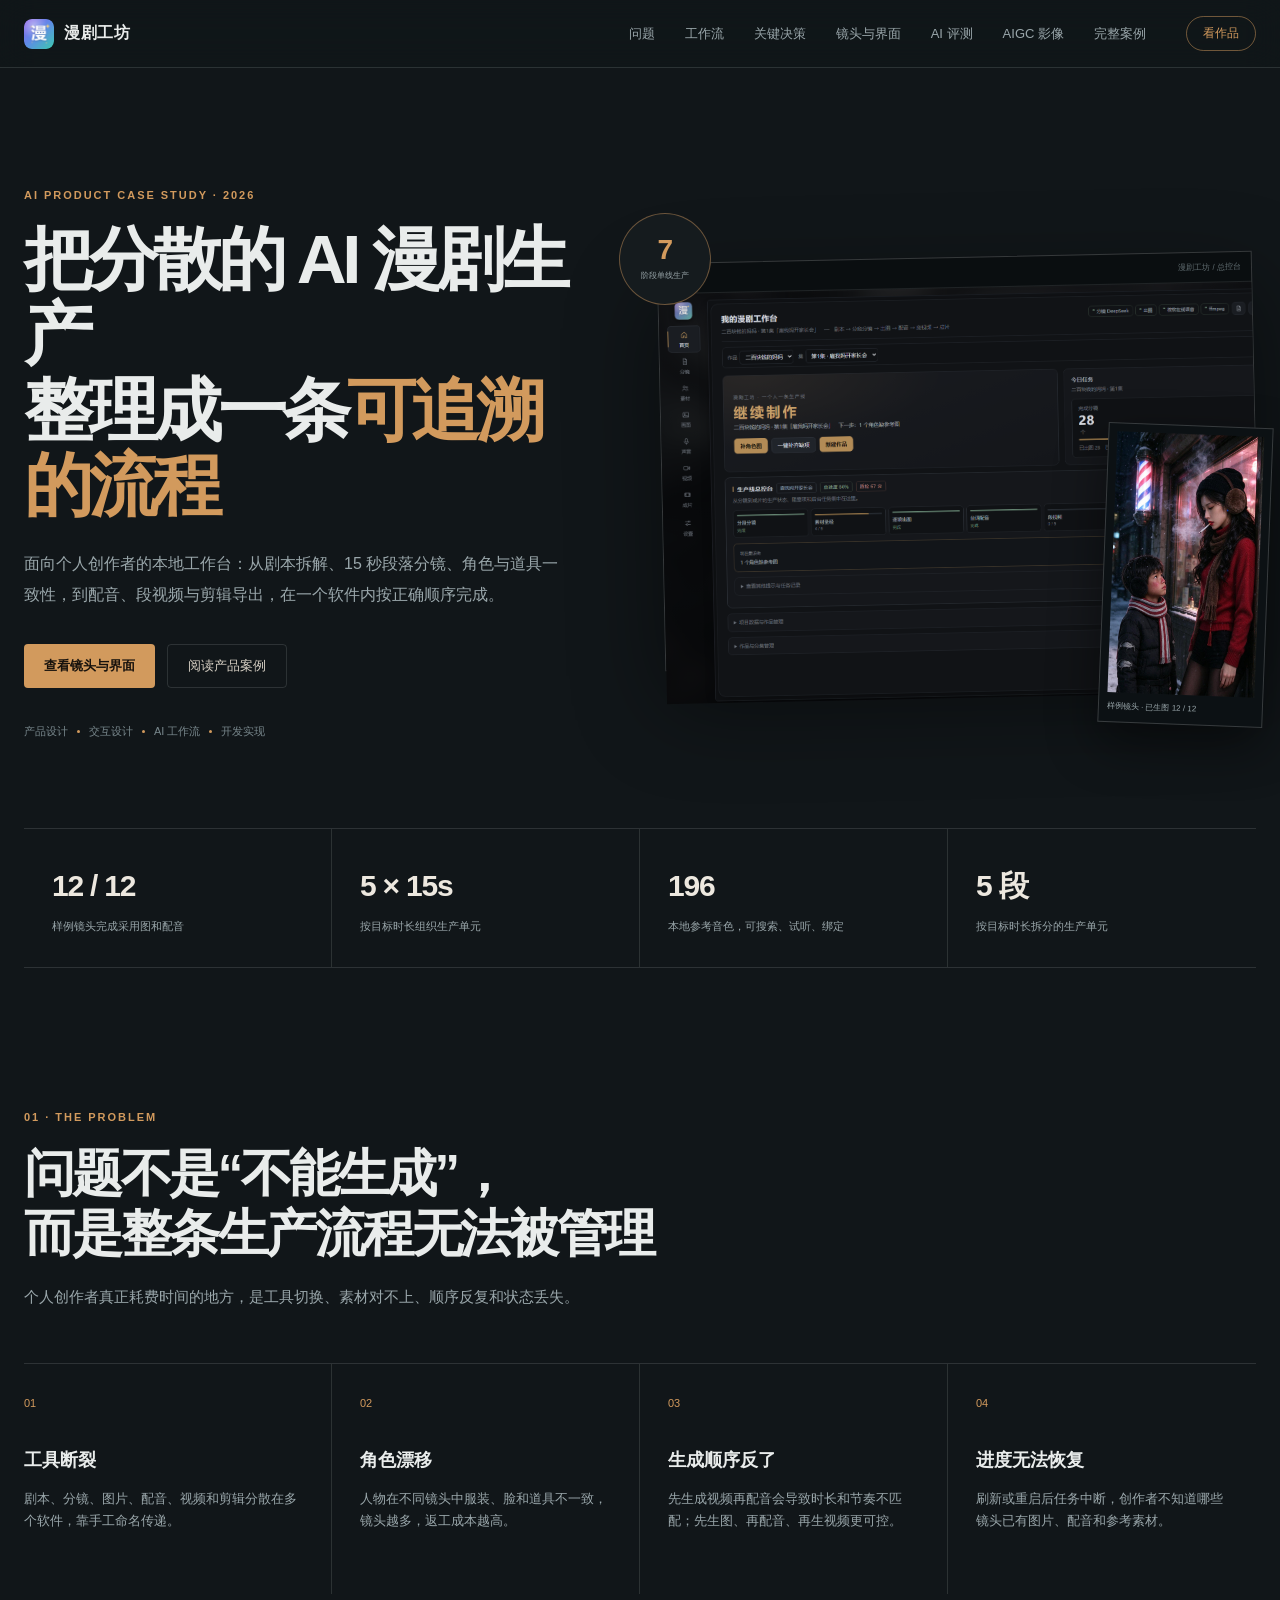
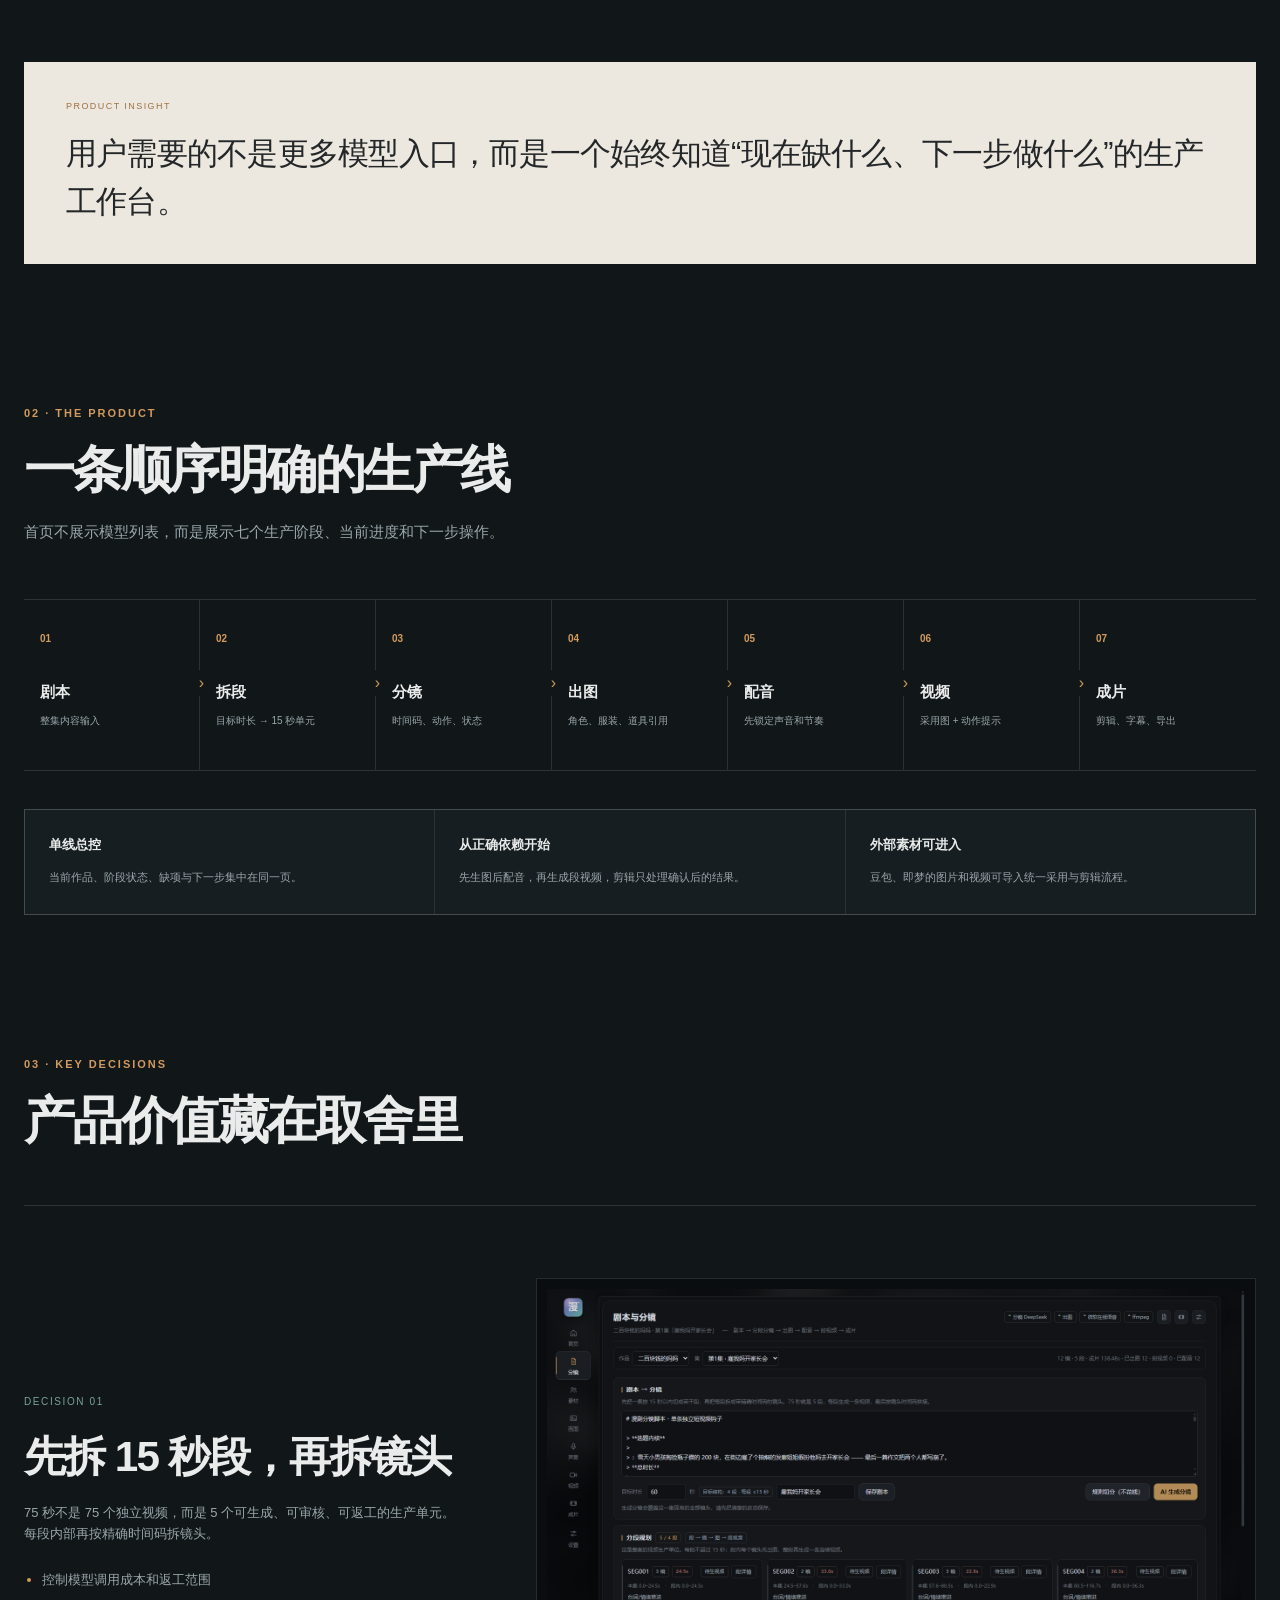
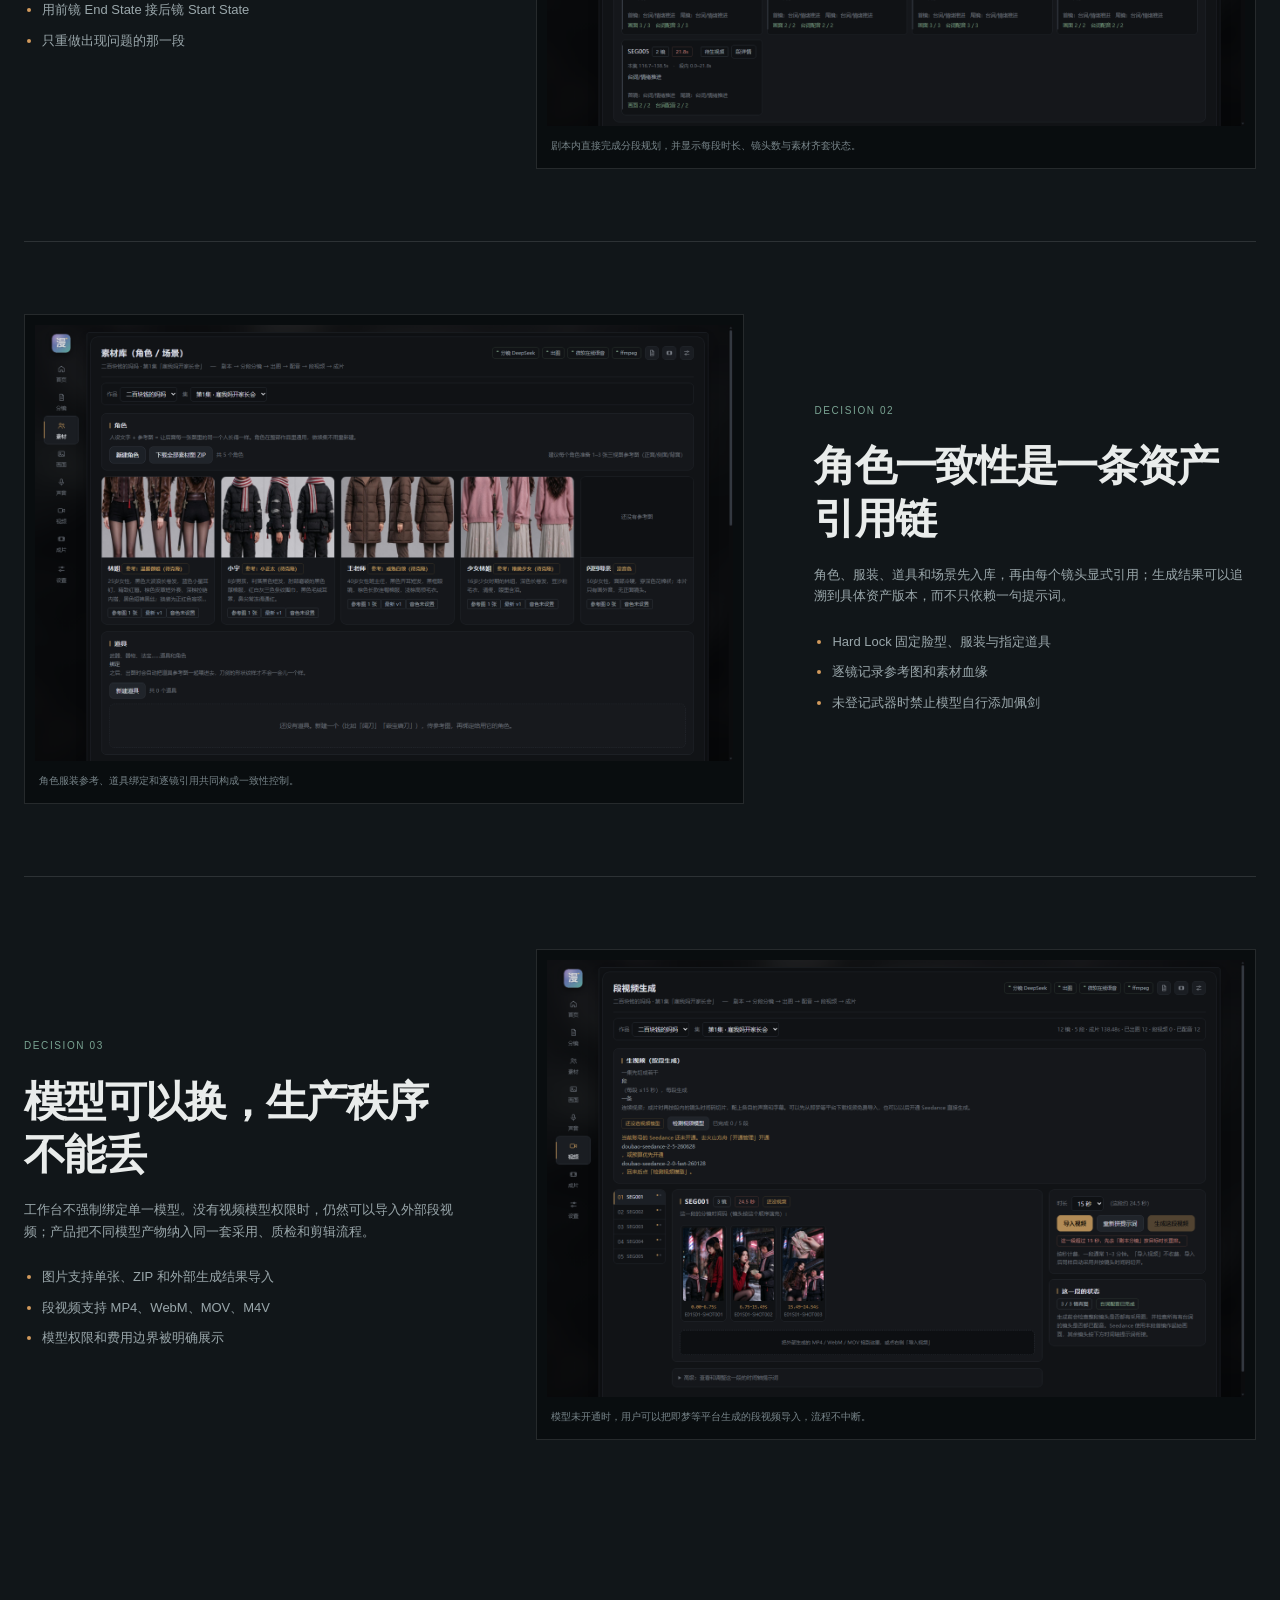
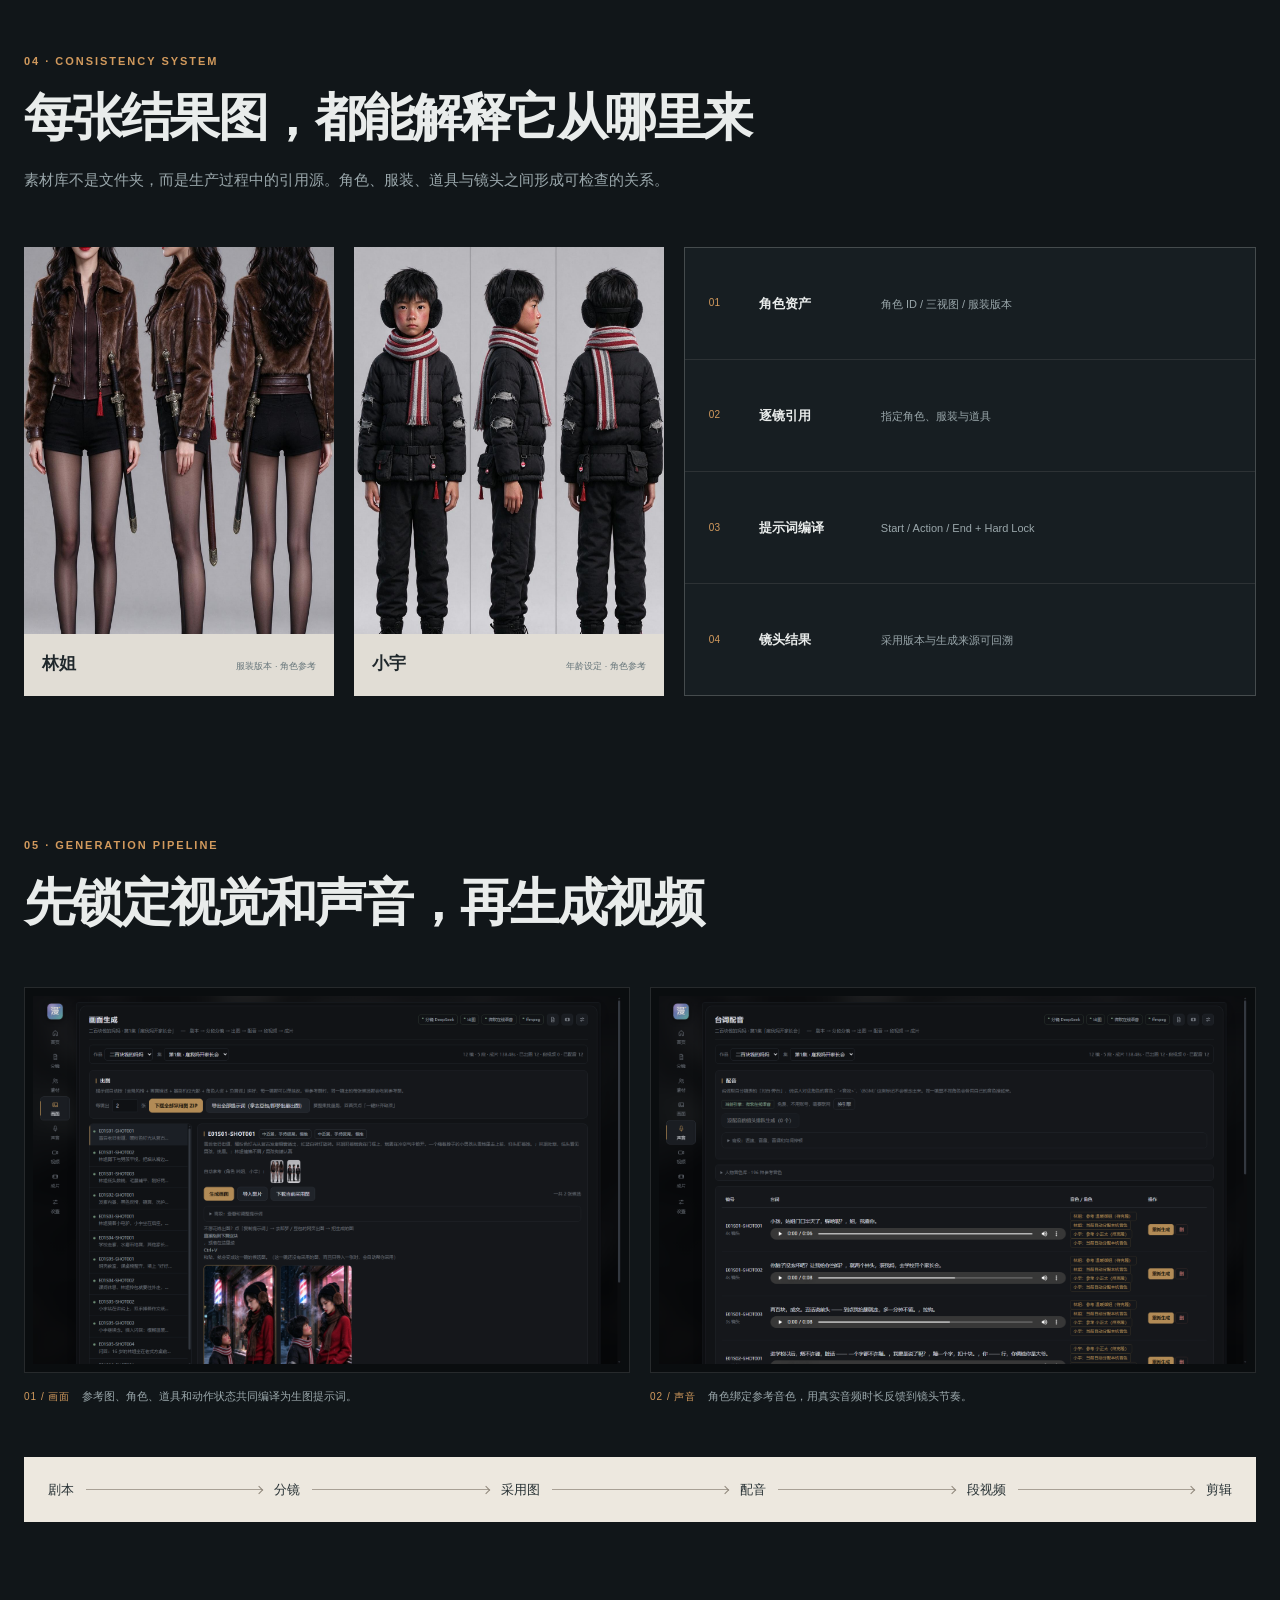
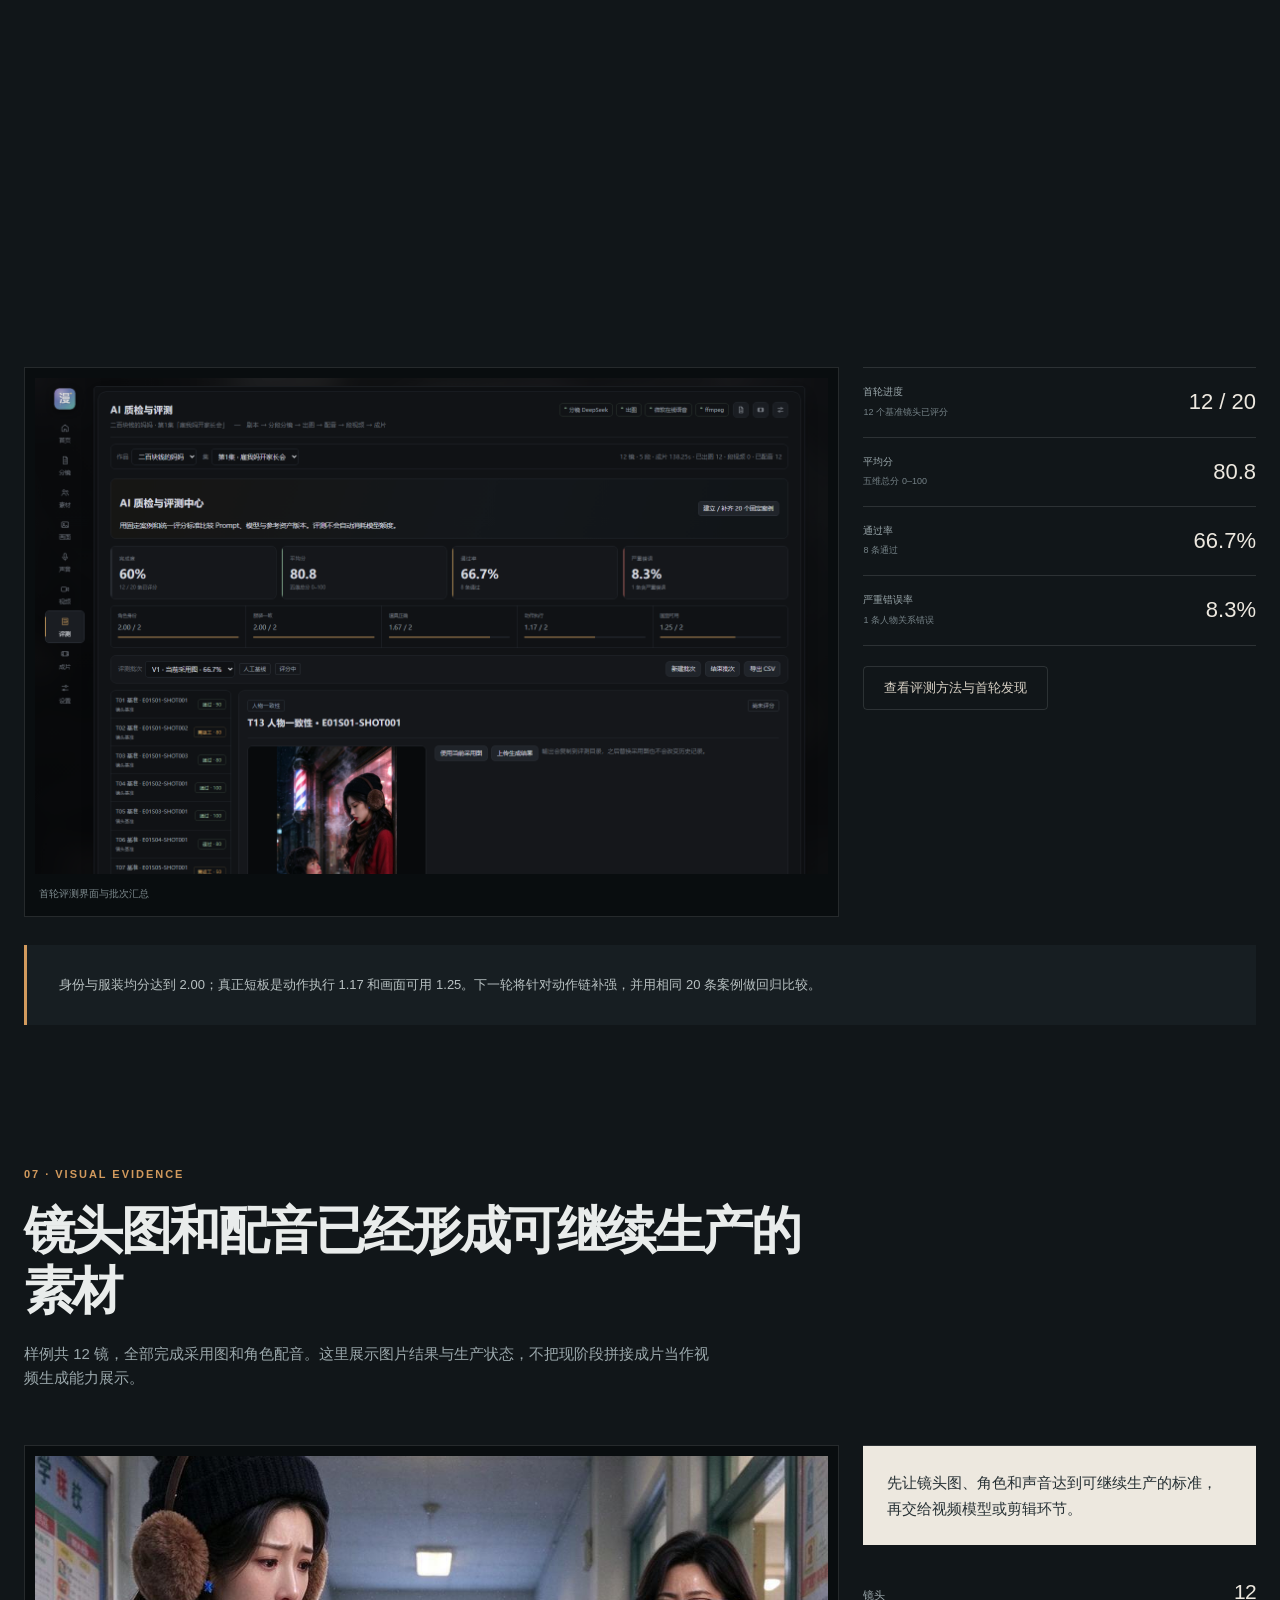
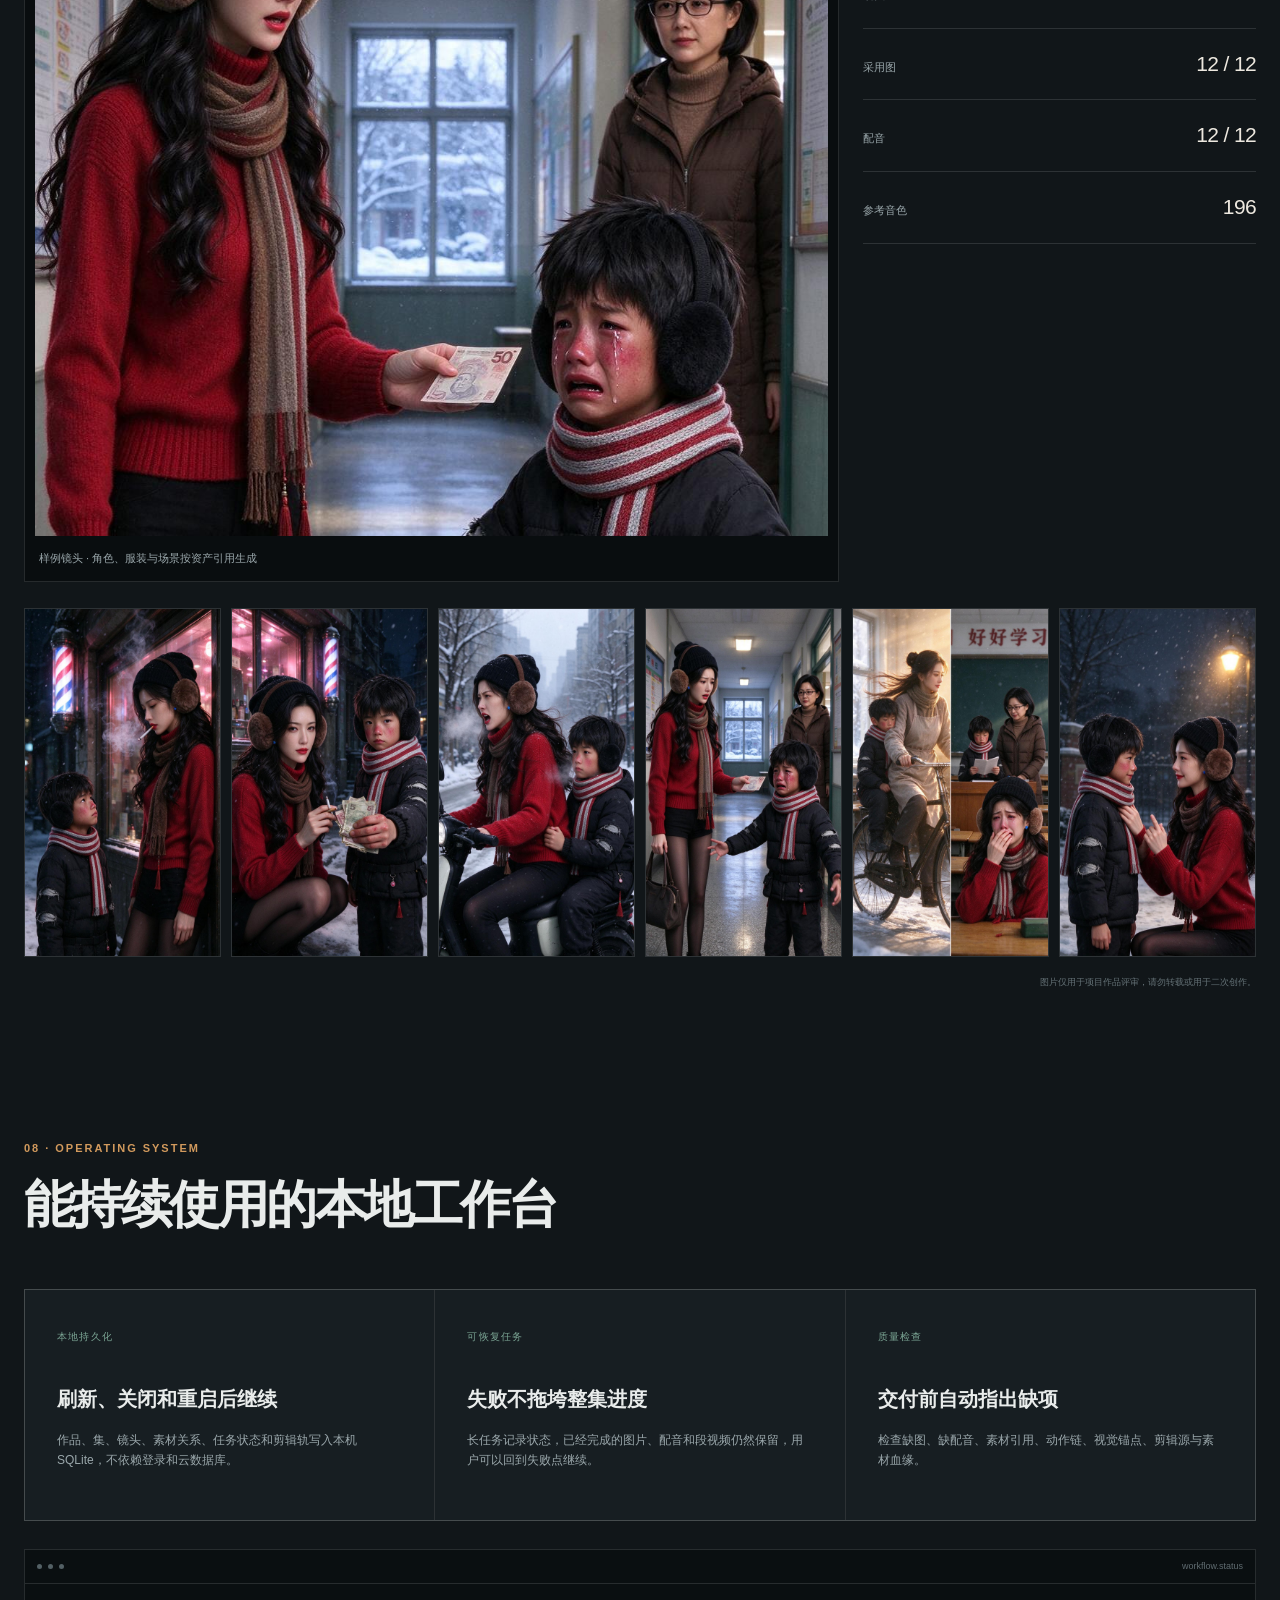
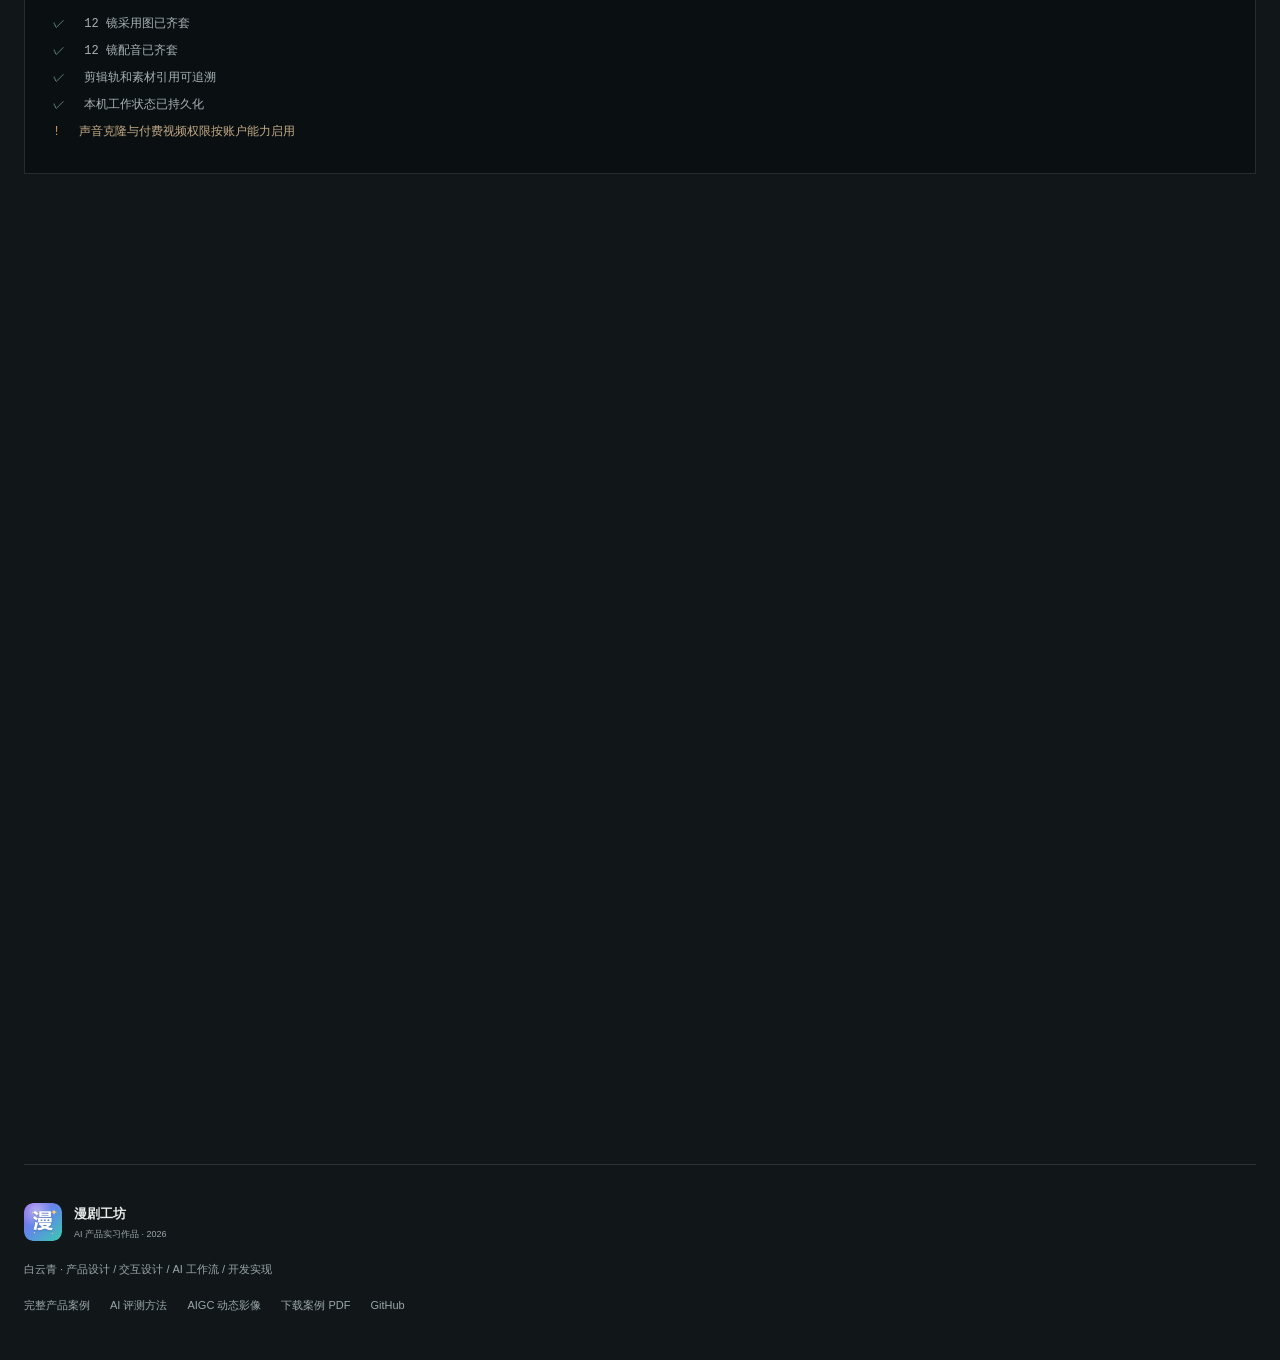
<file: index.html>
<!doctype html>
<html lang="zh-CN">
<head>
  <meta charset="utf-8">
  <meta name="viewport" content="width=device-width, initial-scale=1">
  <meta name="description" content="漫剧工坊：面向个人创作者的本地 AI 漫剧生产工作台。从剧本、15 秒分段分镜、角色一致性、配音到段视频与成片剪辑。">
  <meta name="theme-color" content="#12171a">
  <meta property="og:title" content="漫剧工坊 · AI 漫剧生产工作台">
  <meta property="og:description" content="把分散的 AI 漫剧生产整理成一条可操作、可追溯、可返工的流程。">
  <meta property="og:type" content="website">
  <meta property="og:url" content="https://byqnb666.github.io/manju-studio/">
  <meta property="og:image" content="https://byqnb666.github.io/manju-studio/assets/works/shot-01.jpg">
  <title>漫剧工坊 · AI 漫剧生产工作台</title>
  <link rel="icon" href="assets/icon-256.png">
  <link rel="stylesheet" href="styles.css">
</head>
<body>
  <header class="site-header">
    <a class="brand" href="#top" aria-label="返回顶部">
      <img src="assets/icon-256.png" alt="">
      <span>漫剧工坊</span>
    </a>
    <nav class="nav" aria-label="页面导航">
      <a href="#problem">问题</a>
      <a href="#workflow">工作流</a>
      <a href="#decisions">关键决策</a>
      <a href="#output">镜头与界面</a>
      <a href="evaluation.html">AI 评测</a>
      <a href="aigc/">AIGC 影像</a>
      <a href="case.html">完整案例</a>
    </nav>
    <a class="header-cta" href="#output">看作品</a>
  </header>

  <main id="top">
    <section class="hero section">
      <div class="hero-copy reveal">
        <p class="eyebrow">AI PRODUCT CASE STUDY · 2026</p>
        <h1>把分散的 AI 漫剧生产<br>整理成一条<span>可追溯的流程</span></h1>
        <p class="hero-lead">面向个人创作者的本地工作台：从剧本拆解、15 秒段落分镜、角色与道具一致性，到配音、段视频与剪辑导出，在一个软件内按正确顺序完成。</p>
        <div class="hero-actions">
          <a class="button primary" href="#output">查看镜头与界面</a>
          <a class="button secondary" href="case.html">阅读产品案例</a>
        </div>
        <div class="hero-note">
          <span>产品设计</span><i></i><span>交互设计</span><i></i><span>AI 工作流</span><i></i><span>开发实现</span>
        </div>
      </div>

      <div class="hero-visual reveal">
        <div class="browser-frame">
          <div class="browser-bar"><span></span><span></span><span></span><em>漫剧工坊 / 总控台</em></div>
          <img class="overview-shot" src="assets/screens/overview.png" alt="漫剧工坊总控台界面">
        </div>
        <figure class="floating-shot">
          <img src="assets/works/shot-01.jpg" alt="漫剧工坊生成的镜头画面">
          <figcaption>样例镜头 · 已生图 12 / 12</figcaption>
        </figure>
        <div class="visual-stamp">
          <strong>7</strong>
          <span>阶段单线生产</span>
        </div>
      </div>
    </section>

    <section class="metrics section">
      <article class="metric reveal">
        <strong>12 / 12</strong>
        <span>样例镜头完成采用图和配音</span>
      </article>
      <article class="metric reveal">
        <strong>5 × 15s</strong>
        <span>按目标时长组织生产单元</span>
      </article>
      <article class="metric reveal">
        <strong>196</strong>
        <span>本地参考音色，可搜索、试听、绑定</span>
      </article>
      <article class="metric reveal">
        <strong>5 段</strong>
        <span>按目标时长拆分的生产单元</span>
      </article>
    </section>

    <section class="section problem" id="problem">
      <div class="section-head reveal">
        <p class="eyebrow">01 · THE PROBLEM</p>
        <h2>问题不是“不能生成”，<br>而是整条生产流程无法被管理</h2>
        <p>个人创作者真正耗费时间的地方，是工具切换、素材对不上、顺序反复和状态丢失。</p>
      </div>
      <div class="pain-grid">
        <article class="reveal">
          <span class="index">01</span>
          <h3>工具断裂</h3>
          <p>剧本、分镜、图片、配音、视频和剪辑分散在多个软件，靠手工命名传递。</p>
        </article>
        <article class="reveal">
          <span class="index">02</span>
          <h3>角色漂移</h3>
          <p>人物在不同镜头中服装、脸和道具不一致，镜头越多，返工成本越高。</p>
        </article>
        <article class="reveal">
          <span class="index">03</span>
          <h3>生成顺序反了</h3>
          <p>先生成视频再配音会导致时长和节奏不匹配；先生图、再配音、再生视频更可控。</p>
        </article>
        <article class="reveal">
          <span class="index">04</span>
          <h3>进度无法恢复</h3>
          <p>刷新或重启后任务中断，创作者不知道哪些镜头已有图片、配音和参考素材。</p>
        </article>
      </div>
      <blockquote class="insight reveal">
        <span>PRODUCT INSIGHT</span>
        用户需要的不是更多模型入口，而是一个始终知道“现在缺什么、下一步做什么”的生产工作台。
      </blockquote>
    </section>

    <section class="section workflow" id="workflow">
      <div class="section-head reveal">
        <p class="eyebrow">02 · THE PRODUCT</p>
        <h2>一条顺序明确的生产线</h2>
        <p>首页不展示模型列表，而是展示七个生产阶段、当前进度和下一步操作。</p>
      </div>
      <div class="flow" aria-label="产品流程">
        <article class="reveal"><b>01</b><h3>剧本</h3><p>整集内容输入</p></article>
        <article class="reveal"><b>02</b><h3>拆段</h3><p>目标时长 → 15 秒单元</p></article>
        <article class="reveal"><b>03</b><h3>分镜</h3><p>时间码、动作、状态</p></article>
        <article class="reveal"><b>04</b><h3>出图</h3><p>角色、服装、道具引用</p></article>
        <article class="reveal"><b>05</b><h3>配音</h3><p>先锁定声音和节奏</p></article>
        <article class="reveal"><b>06</b><h3>视频</h3><p>采用图 + 动作提示</p></article>
        <article class="reveal"><b>07</b><h3>成片</h3><p>剪辑、字幕、导出</p></article>
      </div>
      <div class="workflow-note reveal">
        <div><strong>单线总控</strong><span>当前作品、阶段状态、缺项与下一步集中在同一页。</span></div>
        <div><strong>从正确依赖开始</strong><span>先生图后配音，再生成段视频，剪辑只处理确认后的结果。</span></div>
        <div><strong>外部素材可进入</strong><span>豆包、即梦的图片和视频可导入统一采用与剪辑流程。</span></div>
      </div>
    </section>

    <section class="section decisions" id="decisions">
      <div class="section-head reveal">
        <p class="eyebrow">03 · KEY DECISIONS</p>
        <h2>产品价值藏在取舍里</h2>
      </div>

      <article class="case-row reveal">
        <div class="case-copy">
          <span class="case-no">DECISION 01</span>
          <h3>先拆 15 秒段，再拆镜头</h3>
          <p>75 秒不是 75 个独立视频，而是 5 个可生成、可审核、可返工的生产单元。每段内部再按精确时间码拆镜头。</p>
          <ul>
            <li>控制模型调用成本和返工范围</li>
            <li>用前镜 End State 接后镜 Start State</li>
            <li>只重做出现问题的那一段</li>
          </ul>
        </div>
        <figure class="case-media">
          <img src="assets/screens/script.png" alt="剧本、分段与分镜界面" loading="lazy">
          <figcaption>剧本内直接完成分段规划，并显示每段时长、镜头数与素材齐套状态。</figcaption>
        </figure>
      </article>

      <article class="case-row reverse reveal">
        <div class="case-copy">
          <span class="case-no">DECISION 02</span>
          <h3>角色一致性是一条资产引用链</h3>
          <p>角色、服装、道具和场景先入库，再由每个镜头显式引用；生成结果可以追溯到具体资产版本，而不只依赖一句提示词。</p>
          <ul>
            <li>Hard Lock 固定脸型、服装与指定道具</li>
            <li>逐镜记录参考图和素材血缘</li>
            <li>未登记武器时禁止模型自行添加佩剑</li>
          </ul>
        </div>
        <figure class="case-media">
          <img src="assets/screens/characters.png" alt="角色、服装、道具与场景素材库" loading="lazy">
          <figcaption>角色服装参考、道具绑定和逐镜引用共同构成一致性控制。</figcaption>
        </figure>
      </article>

      <article class="case-row reveal">
        <div class="case-copy">
          <span class="case-no">DECISION 03</span>
          <h3>模型可以换，生产秩序不能丢</h3>
          <p>工作台不强制绑定单一模型。没有视频模型权限时，仍然可以导入外部段视频；产品把不同模型产物纳入同一套采用、质检和剪辑流程。</p>
          <ul>
            <li>图片支持单张、ZIP 和外部生成结果导入</li>
            <li>段视频支持 MP4、WebM、MOV、M4V</li>
            <li>模型权限和费用边界被明确展示</li>
          </ul>
        </div>
        <figure class="case-media">
          <img src="assets/screens/video.png" alt="段视频生成与外部视频导入界面" loading="lazy">
          <figcaption>模型未开通时，用户可以把即梦等平台生成的段视频导入，流程不中断。</figcaption>
        </figure>
      </article>
    </section>

    <section class="section consistency">
      <div class="section-head reveal">
        <p class="eyebrow">04 · CONSISTENCY SYSTEM</p>
        <h2>每张结果图，都能解释它从哪里来</h2>
        <p>素材库不是文件夹，而是生产过程中的引用源。角色、服装、道具与镜头之间形成可检查的关系。</p>
      </div>
      <div class="character-grid">
        <figure class="character-card reveal">
          <img src="assets/works/character-lin.png" alt="林姐角色三视图" loading="lazy">
          <figcaption><b>林姐</b><span>服装版本 · 角色参考</span></figcaption>
        </figure>
        <figure class="character-card reveal">
          <img src="assets/works/character-yu.png" alt="小宇角色三视图" loading="lazy">
          <figcaption><b>小宇</b><span>年龄设定 · 角色参考</span></figcaption>
        </figure>
        <div class="lineage reveal">
          <div><span>01</span><b>角色资产</b><small>角色 ID / 三视图 / 服装版本</small></div>
          <div><span>02</span><b>逐镜引用</b><small>指定角色、服装与道具</small></div>
          <div><span>03</span><b>提示词编译</b><small>Start / Action / End + Hard Lock</small></div>
          <div><span>04</span><b>镜头结果</b><small>采用版本与生成来源可回溯</small></div>
        </div>
      </div>
    </section>

    <section class="section generation">
      <div class="section-head reveal">
        <p class="eyebrow">05 · GENERATION PIPELINE</p>
        <h2>先锁定视觉和声音，再生成视频</h2>
      </div>
      <div class="generation-grid">
        <figure class="reveal">
          <img src="assets/screens/images.png" alt="逐镜生图界面" loading="lazy">
          <figcaption><span>01 / 画面</span>参考图、角色、道具和动作状态共同编译为生图提示词。</figcaption>
        </figure>
        <figure class="reveal">
          <img src="assets/screens/voice.png" alt="角色配音与音色选择界面" loading="lazy">
          <figcaption><span>02 / 声音</span>角色绑定参考音色，用真实音频时长反馈到镜头节奏。</figcaption>
        </figure>
      </div>
      <div class="order-strip reveal">
        <span>剧本</span><i></i><span>分镜</span><i></i><span>采用图</span><i></i><span>配音</span><i></i><span>段视频</span><i></i><span>剪辑</span>
      </div>
      <p class="order-note reveal">配音不是成片前的补项，而是视频生成的上游依赖。声音先确定，视频长度、口型和情绪才有可靠参考。</p>
    </section>

    <section class="section evaluation">
      <div class="section-head reveal">
        <p class="eyebrow">06 · AI QUALITY EVALUATION</p>
        <h2>不只展示成功，也用固定测试集找到失败</h2>
        <p>20 个固定案例、五维评分、严重错误和批次对比，让 Prompt 或模型修改能够被回归验证。</p>
      </div>
      <div class="evaluation-layout">
        <figure class="reveal eval-product-shot">
          <img src="assets/screens/evals.png" alt="AI 质检与评测中心">
          <figcaption>首轮评测界面与批次汇总</figcaption>
        </figure>
        <div class="evaluation-copy reveal">
          <div class="evaluation-scoreline">
            <span>首轮进度</span><strong>12 / 20</strong><small>12 个基准镜头已评分</small>
          </div>
          <div class="evaluation-scoreline">
            <span>平均分</span><strong>80.8</strong><small>五维总分 0–100</small>
          </div>
          <div class="evaluation-scoreline">
            <span>通过率</span><strong>66.7%</strong><small>8 条通过</small>
          </div>
          <div class="evaluation-scoreline">
            <span>严重错误率</span><strong>8.3%</strong><small>1 条人物关系错误</small>
          </div>
          <a class="button secondary" href="evaluation.html">查看评测方法与首轮发现</a>
        </div>
      </div>
      <div class="evaluation-insight reveal">
        身份与服装均分达到 2.00；真正短板是动作执行 1.17 和画面可用 1.25。下一轮将针对动作链补强，并用相同 20 条案例做回归比较。
      </div>
    </section>

    <section class="section demo" id="output">
      <div class="section-head reveal">
        <p class="eyebrow">07 · VISUAL EVIDENCE</p>
        <h2>镜头图和配音已经形成可继续生产的素材</h2>
        <p>样例共 12 镜，全部完成采用图和角色配音。这里展示图片结果与生产状态，不把现阶段拼接成片当作视频生成能力展示。</p>
      </div>
      <div class="result-layout">
        <figure class="result-main reveal">
          <img src="assets/works/shot-04.jpg" alt="样例镜头画面">
          <figcaption>样例镜头 · 角色、服装与场景按资产引用生成</figcaption>
        </figure>
        <aside class="result-meta reveal">
          <div class="result-quote">先让镜头图、角色和声音达到可继续生产的标准，再交给视频模型或剪辑环节。</div>
          <div><span>镜头</span><strong>12</strong></div>
          <div><span>采用图</span><strong>12 / 12</strong></div>
          <div><span>配音</span><strong>12 / 12</strong></div>
          <div><span>参考音色</span><strong>196</strong></div>
        </aside>
      </div>
      <div class="shot-grid">
        <button data-lightbox="assets/works/shot-01.jpg" class="reveal"><img src="assets/works/shot-01.jpg" alt="样例分镜 1" loading="lazy"></button>
        <button data-lightbox="assets/works/shot-02.jpg" class="reveal"><img src="assets/works/shot-02.jpg" alt="样例分镜 2" loading="lazy"></button>
        <button data-lightbox="assets/works/shot-03.jpg" class="reveal"><img src="assets/works/shot-03.jpg" alt="样例分镜 3" loading="lazy"></button>
        <button data-lightbox="assets/works/shot-04.jpg" class="reveal"><img src="assets/works/shot-04.jpg" alt="样例分镜 4" loading="lazy"></button>
        <button data-lightbox="assets/works/shot-05.jpg" class="reveal"><img src="assets/works/shot-05.jpg" alt="样例分镜 5" loading="lazy"></button>
        <button data-lightbox="assets/works/shot-06.jpg" class="reveal"><img src="assets/works/shot-06.jpg" alt="样例分镜 6" loading="lazy"></button>
      </div>
      <p class="usage-note">图片仅用于项目作品评审，请勿转载或用于二次创作。</p>
    </section>

    <section class="section operating">
      <div class="section-head reveal">
        <p class="eyebrow">08 · OPERATING SYSTEM</p>
        <h2>能持续使用的本地工作台</h2>
      </div>
      <div class="operating-grid">
        <div class="reveal">
          <span>本地持久化</span>
          <h3>刷新、关闭和重启后继续</h3>
          <p>作品、集、镜头、素材关系、任务状态和剪辑轨写入本机 SQLite，不依赖登录和云数据库。</p>
        </div>
        <div class="reveal">
          <span>可恢复任务</span>
          <h3>失败不拖垮整集进度</h3>
          <p>长任务记录状态，已经完成的图片、配音和段视频仍然保留，用户可以回到失败点继续。</p>
        </div>
        <div class="reveal">
          <span>质量检查</span>
          <h3>交付前自动指出缺项</h3>
          <p>检查缺图、缺配音、素材引用、动作链、视觉锚点、剪辑源与素材血缘。</p>
        </div>
      </div>
      <div class="terminal reveal">
        <div class="terminal-head"><span></span><span></span><span></span><em>workflow.status</em></div>
        <div class="terminal-body">
          <p><i>✓</i> 12 镜采用图已齐套</p>
          <p><i>✓</i> 12 镜配音已齐套</p>
          <p><i>✓</i> 剪辑轨和素材引用可追溯</p>
          <p><i>✓</i> 本机工作状态已持久化</p>
          <p class="warn"><i>!</i> 声音克隆与付费视频权限按账户能力启用</p>
        </div>
      </div>
    </section>

    <section class="section review">
      <div class="section-head reveal">
        <p class="eyebrow">09 · SCOPE & REFLECTION</p>
        <h2>明确不做什么，<br>比把所有 AI 能力都塞进来更重要</h2>
      </div>
      <div class="review-grid">
        <div class="reveal">
          <span class="pill">CURRENT SCOPE</span>
          <h3>当前边界</h3>
          <ul>
            <li>单人、本地运行，无登录和云数据库</li>
            <li>外部图片和段视频可导入，不被单一模型锁死</li>
            <li>参考音色与可合成音色明确区分</li>
            <li>剪辑辅助保留人工确认，不伪装成全自动</li>
          </ul>
        </div>
        <div class="reveal">
          <span class="pill">NEXT</span>
          <h3>下一步验证</h3>
          <ul>
            <li>用真实创作者测试拆段和返工的认知负担</li>
            <li>在可控成本下验证更多视频模型与配额</li>
            <li>接入真正可合成的声音克隆能力</li>
            <li>衡量完成时间、返工率和放弃点</li>
          </ul>
        </div>
      </div>
      <blockquote class="closing reveal">
        这个项目让我练习的不是“调用多少模型”，而是如何把生成式 AI 的不确定性，收进一条可操作、可验证、可解释的产品流程。
      </blockquote>
    </section>
  </main>

  <footer class="site-footer">
    <div class="footer-brand">
      <img src="assets/icon-256.png" alt="">
      <div><b>漫剧工坊</b><span>AI 产品实习作品 · 2026</span></div>
    </div>
    <p>白云青 · 产品设计 / 交互设计 / AI 工作流 / 开发实现</p>
    <div class="footer-links">
      <a href="case.html">完整产品案例</a>
      <a href="evaluation.html">AI 评测方法</a>
      <a href="aigc/">AIGC 动态影像</a>
      <a href="assets/manju-case.pdf">下载案例 PDF</a>
      <a href="https://github.com/byqnb666" target="_blank" rel="noreferrer">GitHub</a>
    </div>
  </footer>

  <div class="lightbox" id="lightbox" aria-hidden="true">
    <button aria-label="关闭图片">×</button>
    <img alt="放大的分镜画面">
  </div>

  <script src="app.js"></script>
</body>
</html>
</file>
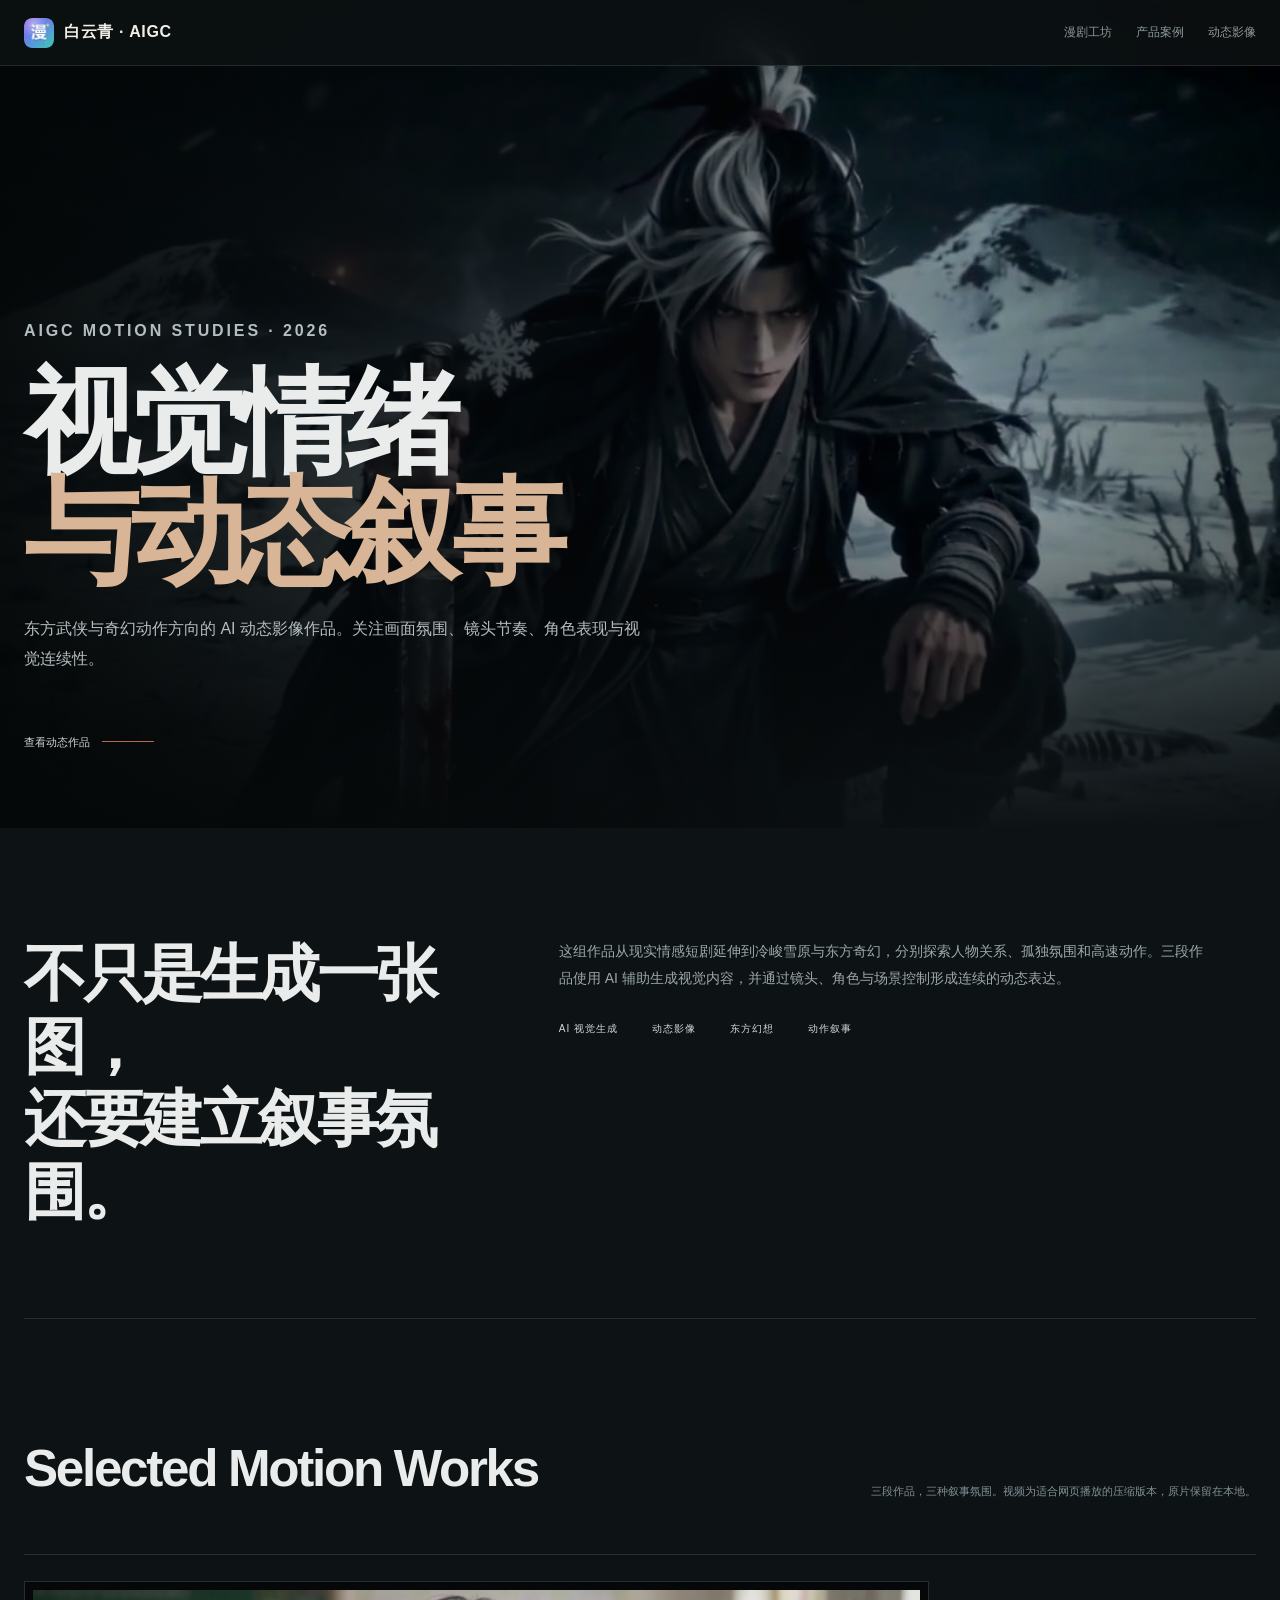
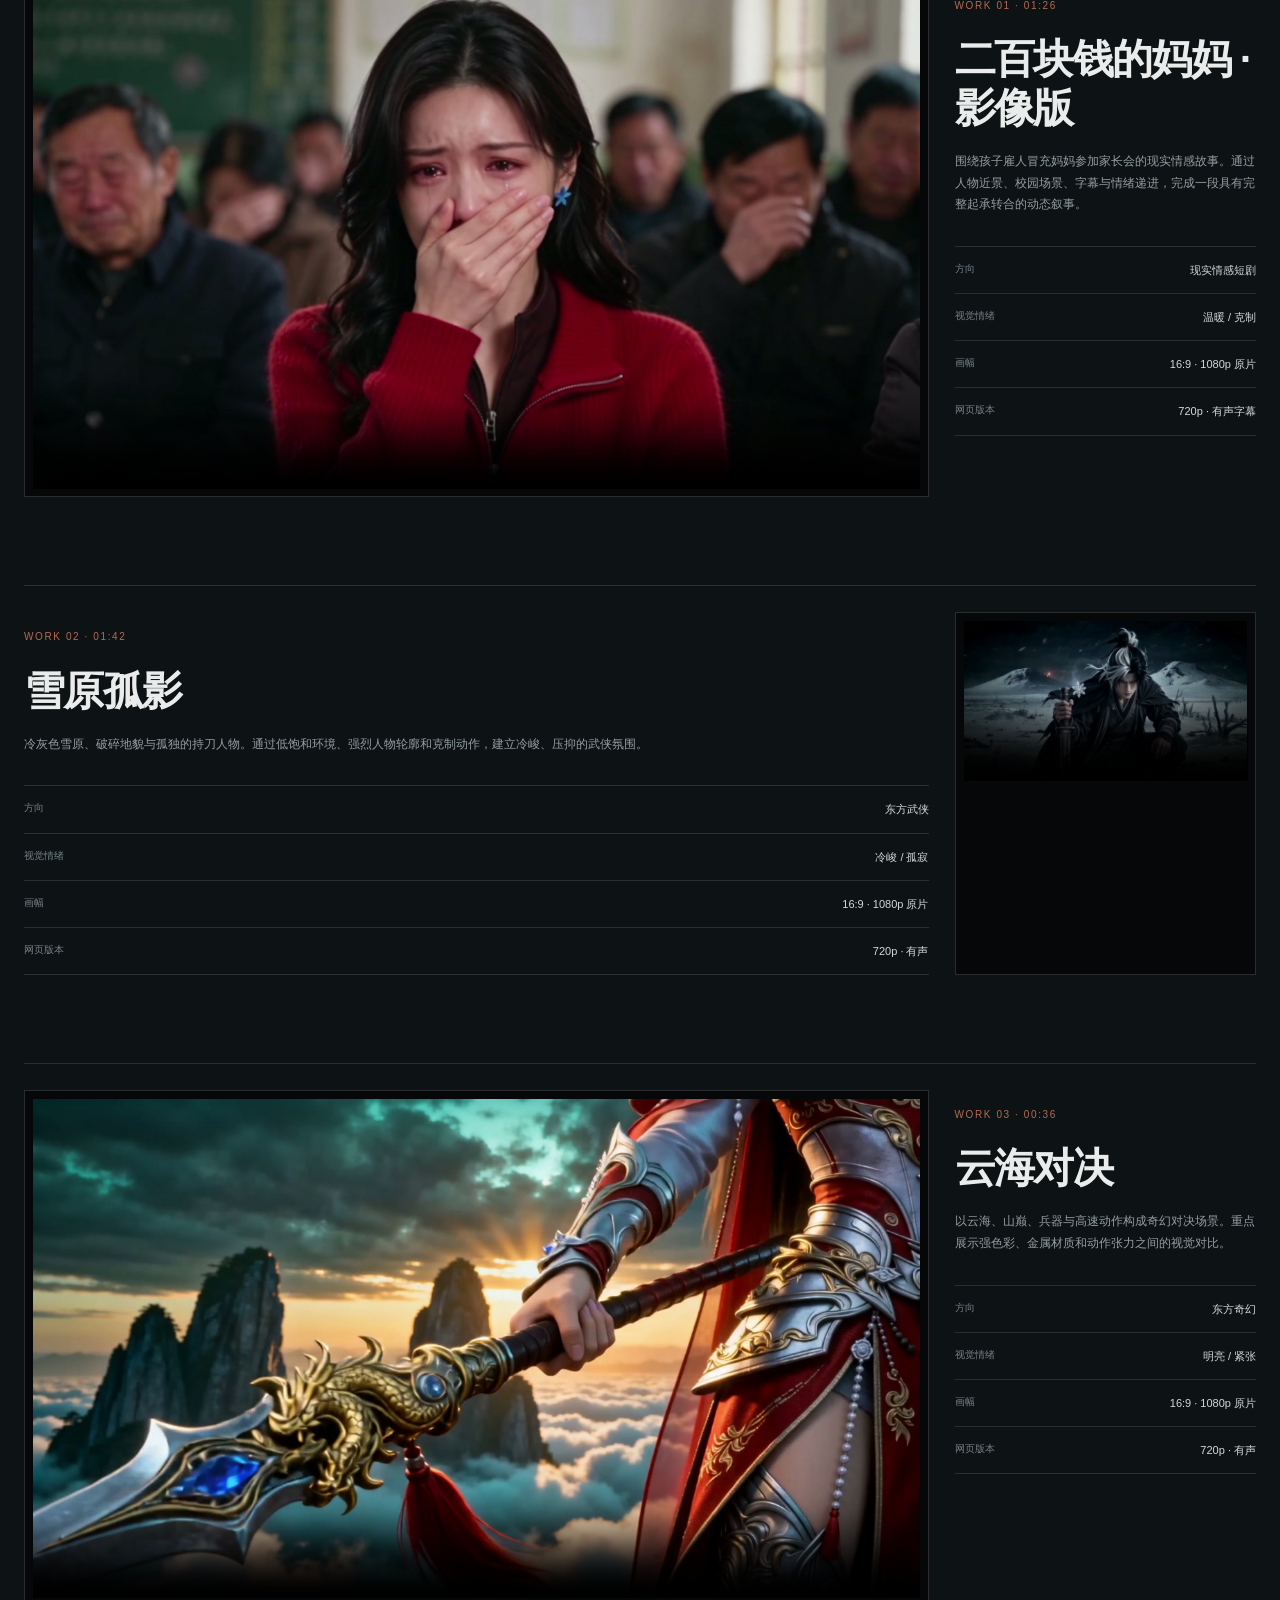
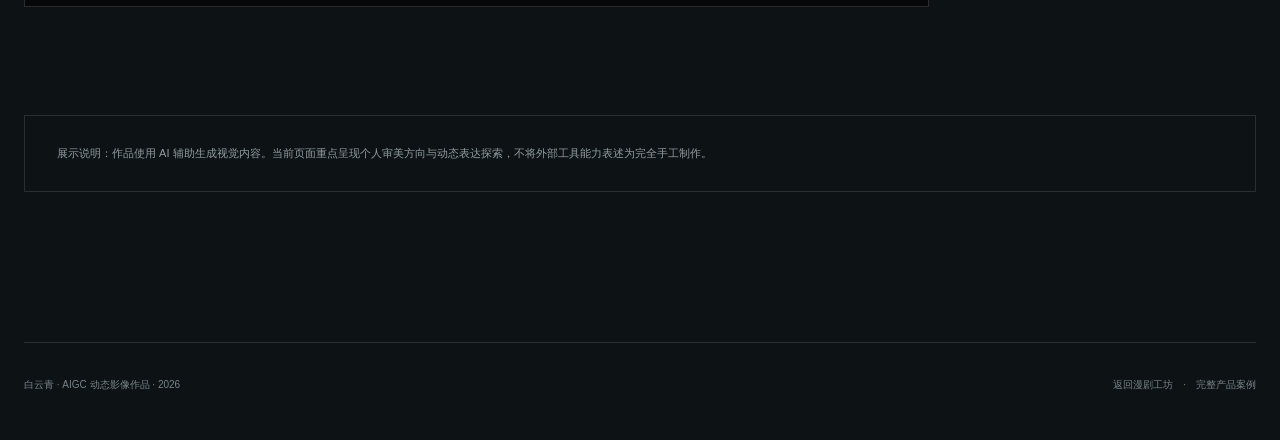
<file: aigc/index.html>
<!doctype html>
<html lang="zh-CN">
<head>
  <meta charset="utf-8">
  <meta name="viewport" content="width=device-width, initial-scale=1">
  <meta name="description" content="AIGC 动态影像作品：东方武侠与奇幻动作视觉实验。">
  <meta name="theme-color" content="#0d1214">
  <title>AIGC 动态影像 · 白云青作品</title>
  <link rel="icon" href="../assets/icon-256.png">
  <link rel="stylesheet" href="../styles.css">
  <style>
    :root {
      --aigc-red: #b56a55;
      --aigc-cyan: #72a0a4;
    }
    body {
      background:
        radial-gradient(circle at 78% 8%, rgba(114,160,164,.12), transparent 27rem),
        #0d1214;
    }
    .aigc-header {
      position: fixed;
      inset: 0 0 auto;
      z-index: 30;
      height: 66px;
      display: flex;
      align-items: center;
      padding: 0 max(24px, calc((100vw - 1280px) / 2));
      border-bottom: 1px solid rgba(255,255,255,.1);
      background: rgba(13,18,20,.78);
      backdrop-filter: blur(18px);
    }
    .aigc-header .brand { color: #f0eee8; }
    .aigc-header nav { margin-left: auto; display: flex; gap: 24px; color: #8e9a9d; font-size: 12px; }
    .aigc-header nav a:hover { color: #eee9df; }
    .aigc-hero {
      min-height: 92vh;
      display: flex;
      align-items: flex-end;
      position: relative;
      overflow: hidden;
      padding: 150px max(24px, calc((100vw - 1280px) / 2)) 74px;
    }
    .aigc-hero::before {
      content: "";
      position: absolute;
      inset: 0;
      background:
        linear-gradient(90deg, rgba(4,7,8,.94) 0%, rgba(4,7,8,.70) 42%, rgba(4,7,8,.15) 76%),
        linear-gradient(0deg, #0d1214 0%, transparent 38%),
        url("../assets/aigc/snow-wuxia-poster.jpg") center 35% / cover no-repeat;
      transform: scale(1.02);
    }
    .aigc-hero-copy { position: relative; z-index: 2; max-width: 730px; }
    .aigc-hero h1 {
      font-size: clamp(58px, 9vw, 118px);
      line-height: .96;
      margin: 20px 0 26px;
      letter-spacing: -.07em;
      font-weight: 620;
    }
    .aigc-hero h1 span { color: #d7b596; }
    .aigc-hero p { max-width: 620px; color: #b4bec0; font-size: 16px; line-height: 1.9; }
    .aigc-scroll { margin-top: 42px; display: inline-flex; align-items: center; gap: 12px; color: #cdd3d2; font-size: 11px; }
    .aigc-scroll::after { content: ""; width: 52px; height: 1px; background: var(--aigc-red); }
    .aigc-main { width: min(1280px, calc(100% - 48px)); margin: 0 auto; }
    .aigc-intro {
      display: grid;
      grid-template-columns: .8fr 1.2fr;
      gap: 70px;
      padding: 110px 0 90px;
      border-bottom: 1px solid var(--line);
    }
    .aigc-intro h2 { font-size: clamp(36px,5vw,62px); line-height: 1.17; letter-spacing: -.055em; margin: 0; }
    .aigc-intro p { color: #9ca8ab; max-width: 650px; font-size: 14px; line-height: 1.9; }
    .aigc-meta { display: flex; gap: 34px; margin-top: 30px; flex-wrap: wrap; }
    .aigc-meta span { color: #d3d7d5; font-size: 10px; letter-spacing: .1em; }
    .works { padding: 108px 0 60px; }
    .works-head { display: flex; justify-content: space-between; align-items: flex-end; gap: 30px; margin-bottom: 42px; }
    .works-head h2 { font-size: clamp(36px,4vw,54px); margin: 0; letter-spacing: -.045em; }
    .works-head p { max-width: 390px; color: #839196; font-size: 11px; text-align: right; }
    .work {
      display: grid;
      grid-template-columns: minmax(0,1.5fr) minmax(280px,.5fr);
      gap: 26px;
      padding: 26px 0 88px;
      border-top: 1px solid var(--line);
    }
    .work-video {
      position: relative;
      border: 1px solid rgba(255,255,255,.15);
      background: #050708;
      padding: 8px;
    }
    .work-video video { width: 100%; max-height: 720px; background: #000; }
    .work-info { padding-top: 10px; }
    .work-no { color: var(--aigc-red); font-size: 10px; letter-spacing: .16em; }
    .work-info h3 { font-size: clamp(30px,3.2vw,46px); line-height: 1.2; letter-spacing: -.04em; margin: 18px 0; }
    .work-info > p { color: #939fa2; font-size: 12px; line-height: 1.8; }
    .work-facts { margin-top: 30px; border-top: 1px solid var(--line); }
    .work-facts div { display: flex; justify-content: space-between; gap: 20px; padding: 14px 0; border-bottom: 1px solid var(--line); }
    .work-facts span { color: #758286; font-size: 10px; }
    .work-facts b { color: #d5d9d7; font-size: 11px; font-weight: 500; }
    .work:nth-of-type(2) .work-video { order: 2; }
    .work:nth-of-type(2) .work-info { order: 1; }
    .note {
      margin-top: 20px;
      padding: 28px 32px;
      border: 1px solid var(--line);
      color: #919da0;
      font-size: 11px;
      line-height: 1.8;
    }
    .aigc-footer {
      width: min(1280px, calc(100% - 48px));
      margin: 90px auto 0;
      padding: 34px 0 46px;
      border-top: 1px solid var(--line);
      display: flex;
      justify-content: space-between;
      gap: 30px;
      color: #788589;
      font-size: 10px;
    }
    .aigc-footer a:hover { color: #e8e6df; }
    @media (max-width: 850px) {
      .aigc-header nav { display: none; }
      .aigc-hero { min-height: 82vh; padding-top: 120px; }
      .aigc-intro, .work { grid-template-columns: 1fr; gap: 28px; }
      .aigc-intro { padding-top: 84px; }
      .work:nth-of-type(2) .work-video, .work:nth-of-type(2) .work-info { order: initial; }
      .works-head { display: block; }
      .works-head p { text-align: left; margin-top: 16px; }
    }
  </style>
</head>
<body>
  <header class="aigc-header">
    <a class="brand" href="../index.html">
      <img src="../assets/icon-256.png" alt="">
      <span>白云青 · AIGC</span>
    </a>
    <nav>
      <a href="../index.html">漫剧工坊</a>
      <a href="../case.html">产品案例</a>
      <a href="#works">动态影像</a>
    </nav>
  </header>

  <main>
    <section class="aigc-hero">
      <div class="aigc-hero-copy">
        <p class="eyebrow">AIGC MOTION STUDIES · 2026</p>
        <h1>视觉情绪<br><span>与动态叙事</span></h1>
        <p>东方武侠与奇幻动作方向的 AI 动态影像作品。关注画面氛围、镜头节奏、角色表现与视觉连续性。</p>
        <a class="aigc-scroll" href="#works">查看动态作品</a>
      </div>
    </section>

    <div class="aigc-main">
      <section class="aigc-intro">
        <h2>不只是生成一张图，<br>还要建立叙事氛围。</h2>
        <div>
          <p>这组作品从现实情感短剧延伸到冷峻雪原与东方奇幻，分别探索人物关系、孤独氛围和高速动作。三段作品使用 AI 辅助生成视觉内容，并通过镜头、角色与场景控制形成连续的动态表达。</p>
          <div class="aigc-meta">
            <span>AI 视觉生成</span>
            <span>动态影像</span>
            <span>东方幻想</span>
            <span>动作叙事</span>
          </div>
        </div>
      </section>

      <section class="works" id="works">
        <div class="works-head">
          <h2>Selected Motion Works</h2>
          <p>三段作品，三种叙事氛围。视频为适合网页播放的压缩版本，原片保留在本地。</p>
        </div>

        <article class="work">
          <div class="work-video">
            <video controls preload="metadata" poster="../assets/aigc/mother-story-poster.jpg">
              <source src="../assets/aigc/mother-story.mp4" type="video/mp4">
            </video>
          </div>
          <div class="work-info">
            <span class="work-no">WORK 01 · 01:26</span>
            <h3>二百块钱的妈妈 · 影像版</h3>
            <p>围绕孩子雇人冒充妈妈参加家长会的现实情感故事。通过人物近景、校园场景、字幕与情绪递进，完成一段具有完整起承转合的动态叙事。</p>
            <div class="work-facts">
              <div><span>方向</span><b>现实情感短剧</b></div>
              <div><span>视觉情绪</span><b>温暖 / 克制</b></div>
              <div><span>画幅</span><b>16:9 · 1080p 原片</b></div>
              <div><span>网页版本</span><b>720p · 有声字幕</b></div>
            </div>
          </div>
        </article>

        <article class="work">
          <div class="work-video">
            <video controls preload="metadata" poster="../assets/aigc/snow-wuxia-poster.jpg">
              <source src="../assets/aigc/snow-wuxia.mp4" type="video/mp4">
            </video>
          </div>
          <div class="work-info">
            <span class="work-no">WORK 02 · 01:42</span>
            <h3>雪原孤影</h3>
            <p>冷灰色雪原、破碎地貌与孤独的持刀人物。通过低饱和环境、强烈人物轮廓和克制动作，建立冷峻、压抑的武侠氛围。</p>
            <div class="work-facts">
              <div><span>方向</span><b>东方武侠</b></div>
              <div><span>视觉情绪</span><b>冷峻 / 孤寂</b></div>
              <div><span>画幅</span><b>16:9 · 1080p 原片</b></div>
              <div><span>网页版本</span><b>720p · 有声</b></div>
            </div>
          </div>
        </article>

        <article class="work">
          <div class="work-video">
            <video controls preload="metadata" poster="../assets/aigc/cloud-duel-poster.jpg">
              <source src="../assets/aigc/cloud-duel.mp4" type="video/mp4">
            </video>
          </div>
          <div class="work-info">
            <span class="work-no">WORK 03 · 00:36</span>
            <h3>云海对决</h3>
            <p>以云海、山巅、兵器与高速动作构成奇幻对决场景。重点展示强色彩、金属材质和动作张力之间的视觉对比。</p>
            <div class="work-facts">
              <div><span>方向</span><b>东方奇幻</b></div>
              <div><span>视觉情绪</span><b>明亮 / 紧张</b></div>
              <div><span>画幅</span><b>16:9 · 1080p 原片</b></div>
              <div><span>网页版本</span><b>720p · 有声</b></div>
            </div>
          </div>
        </article>

        <div class="note">展示说明：作品使用 AI 辅助生成视觉内容。当前页面重点呈现个人审美方向与动态表达探索，不将外部工具能力表述为完全手工制作。</div>
      </section>
    </div>
  </main>

  <footer class="aigc-footer">
    <span>白云青 · AIGC 动态影像作品 · 2026</span>
    <div><a href="../index.html">返回漫剧工坊</a>　·　<a href="../case.html">完整产品案例</a></div>
  </footer>
</body>
</html>
</file>
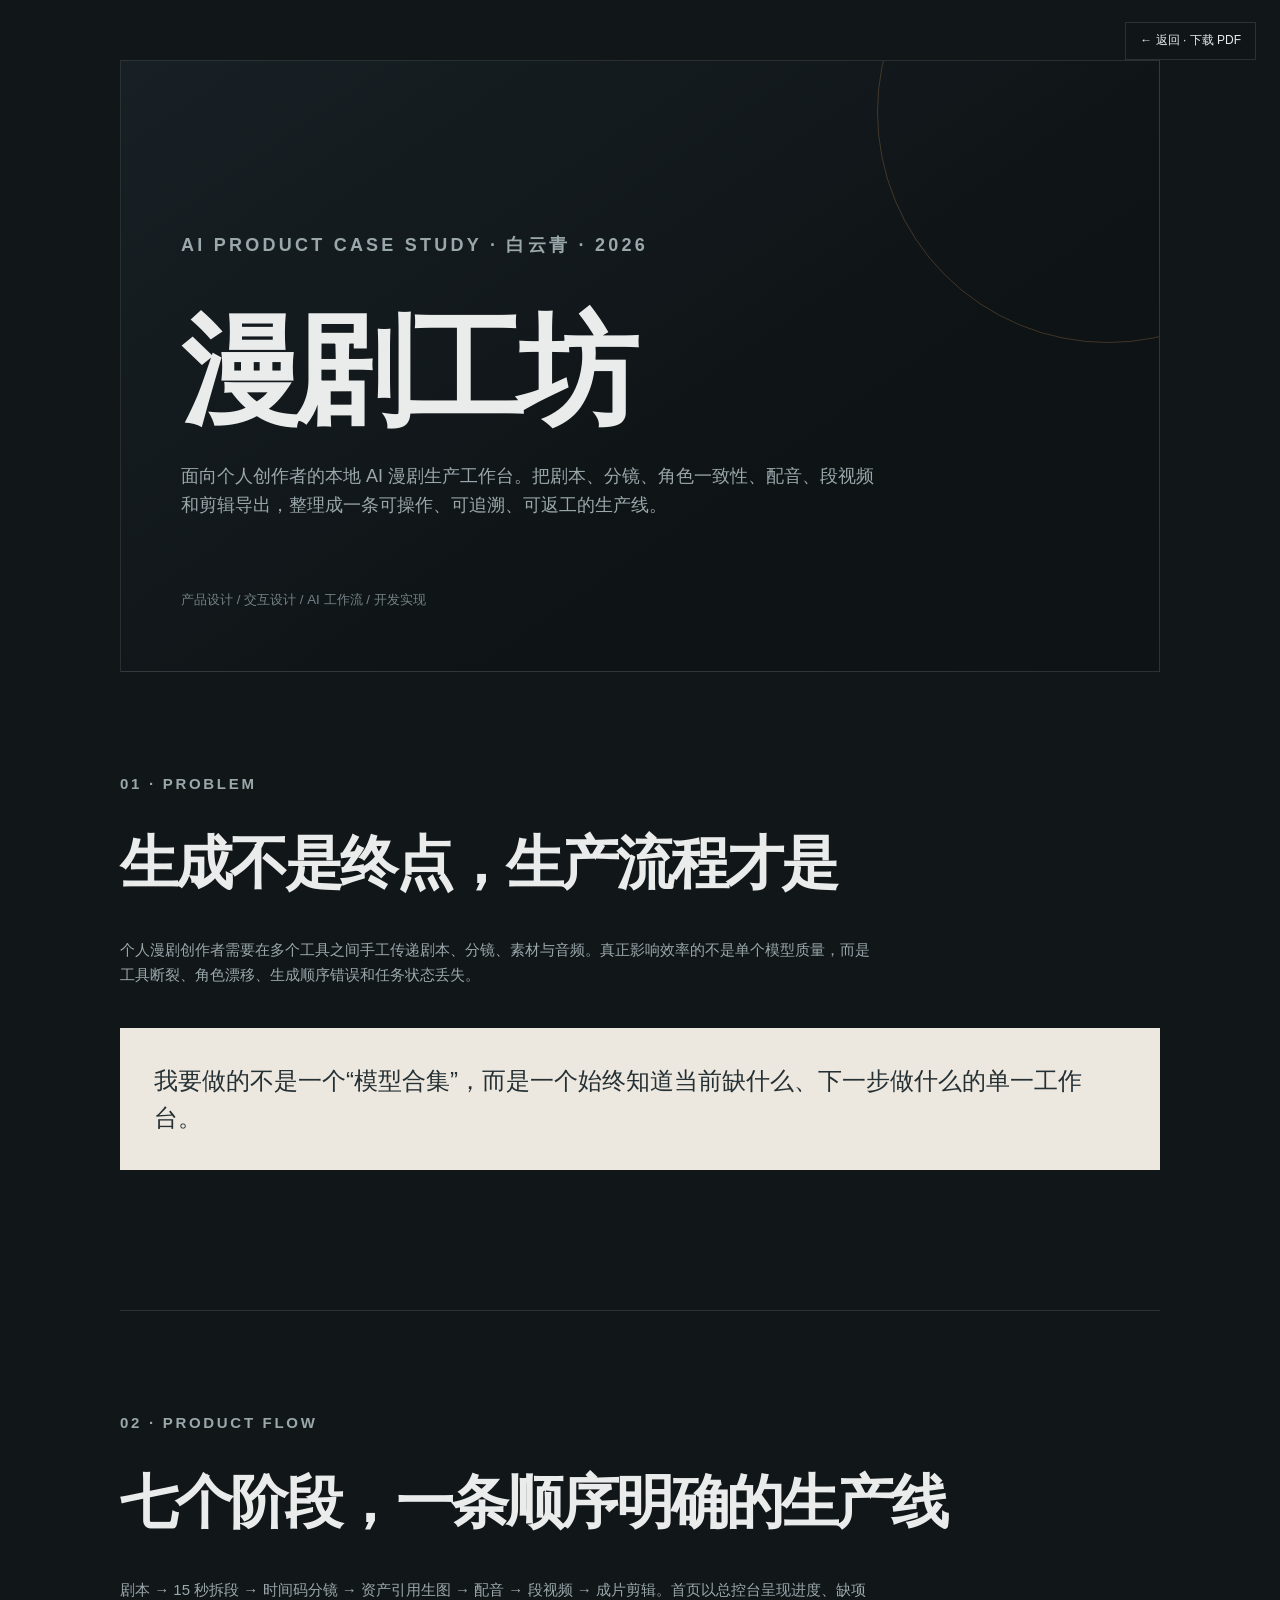
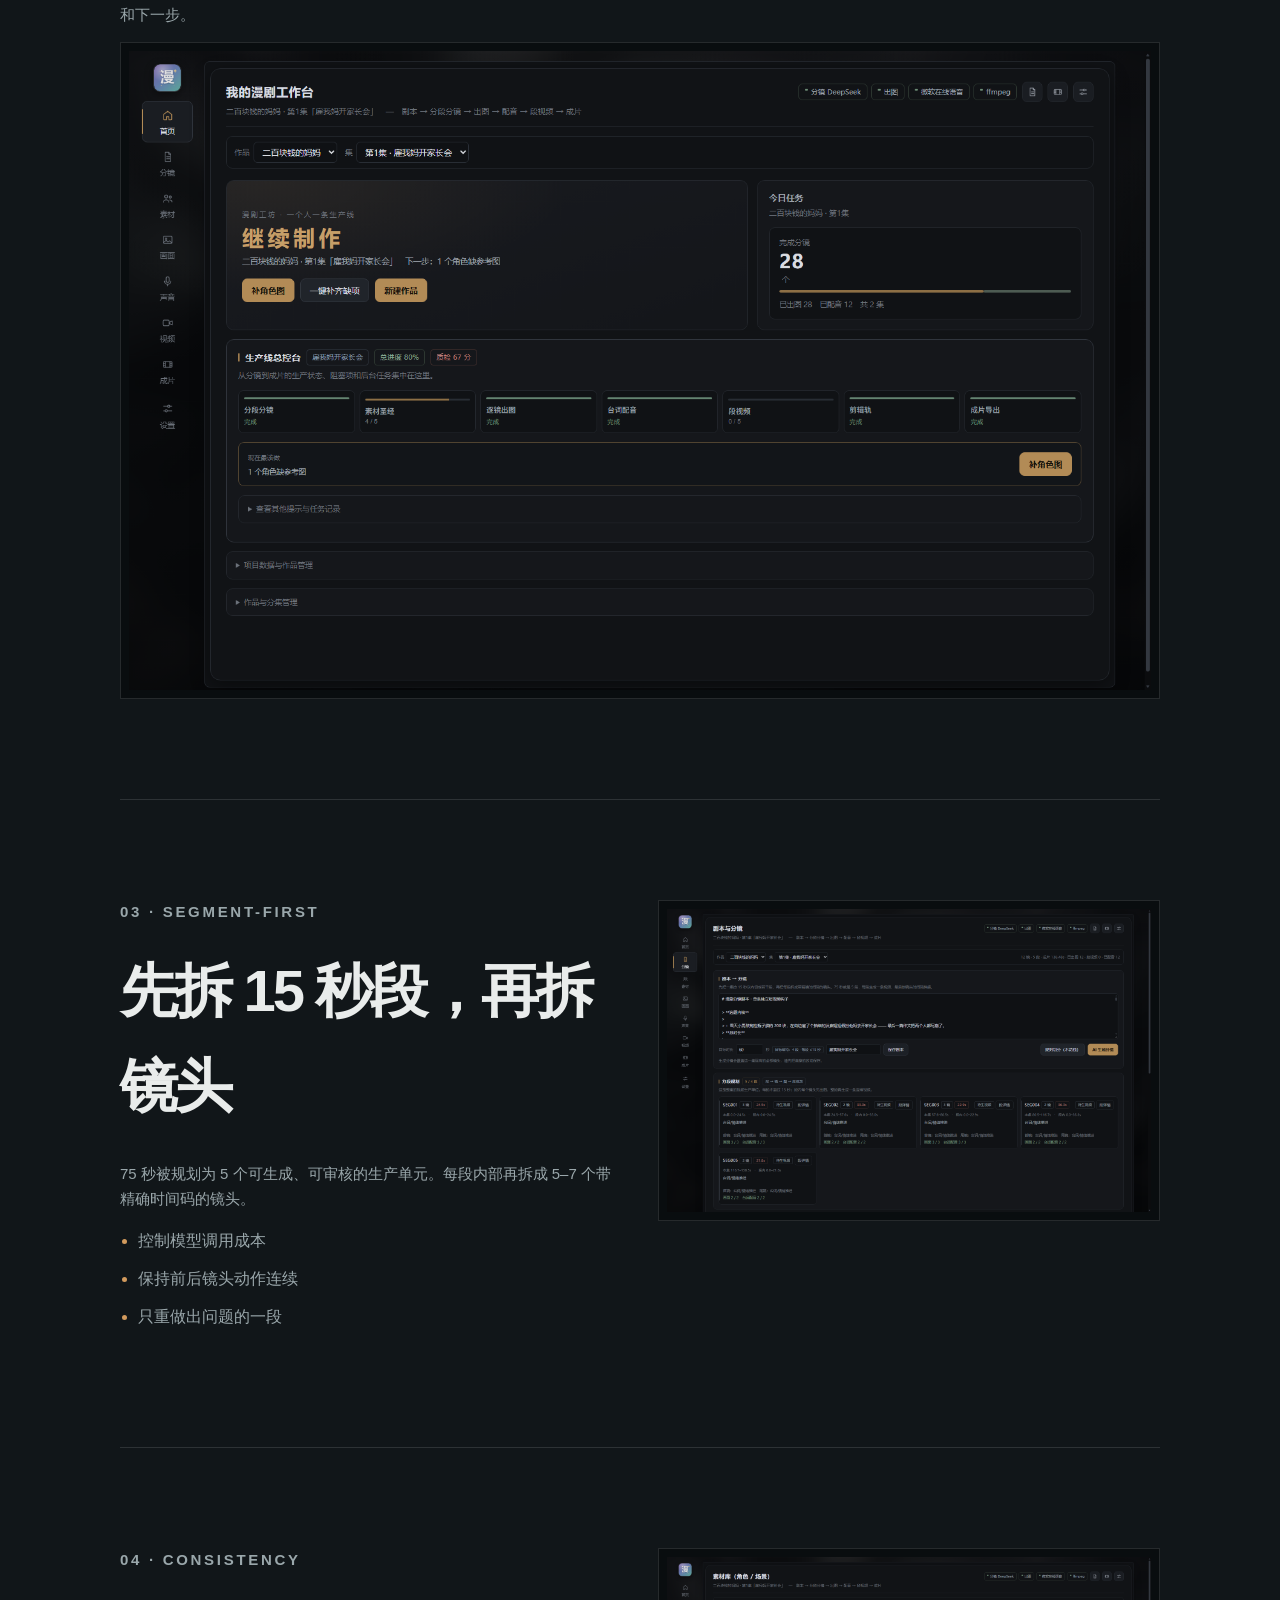
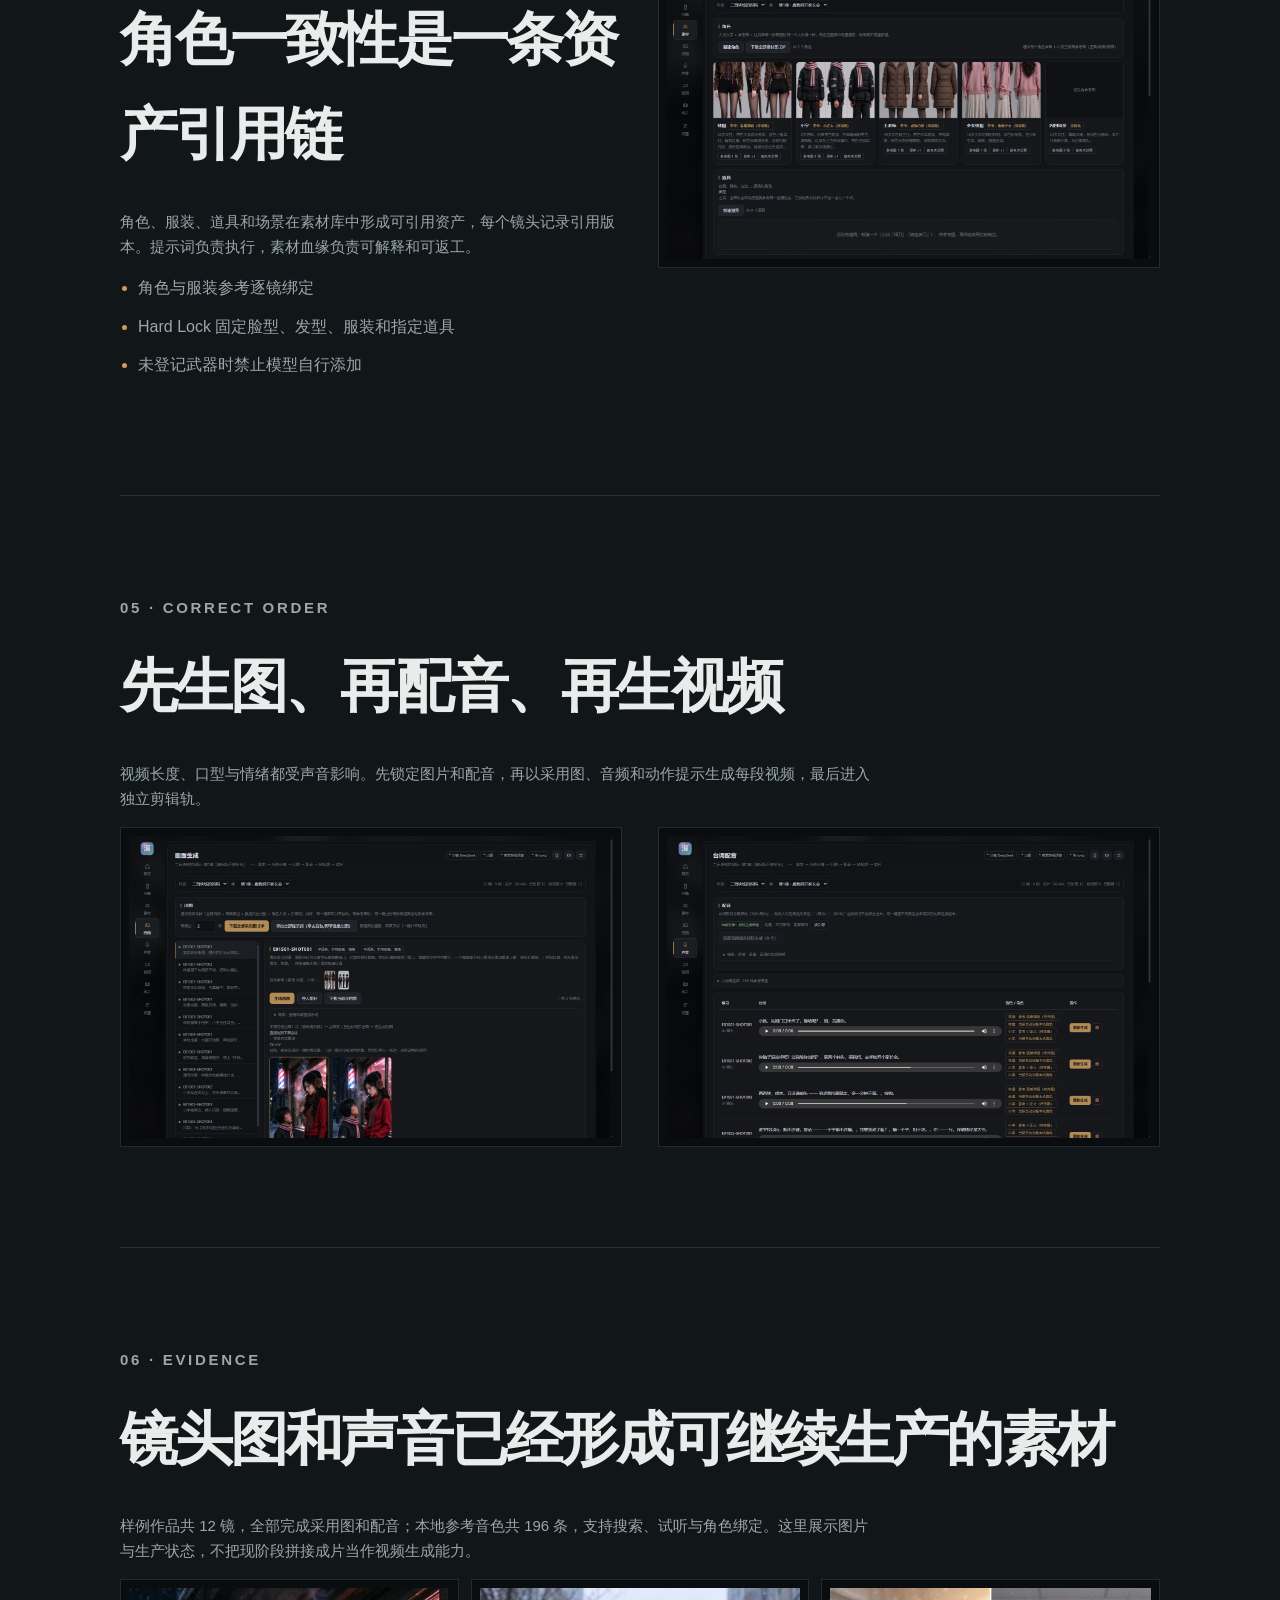
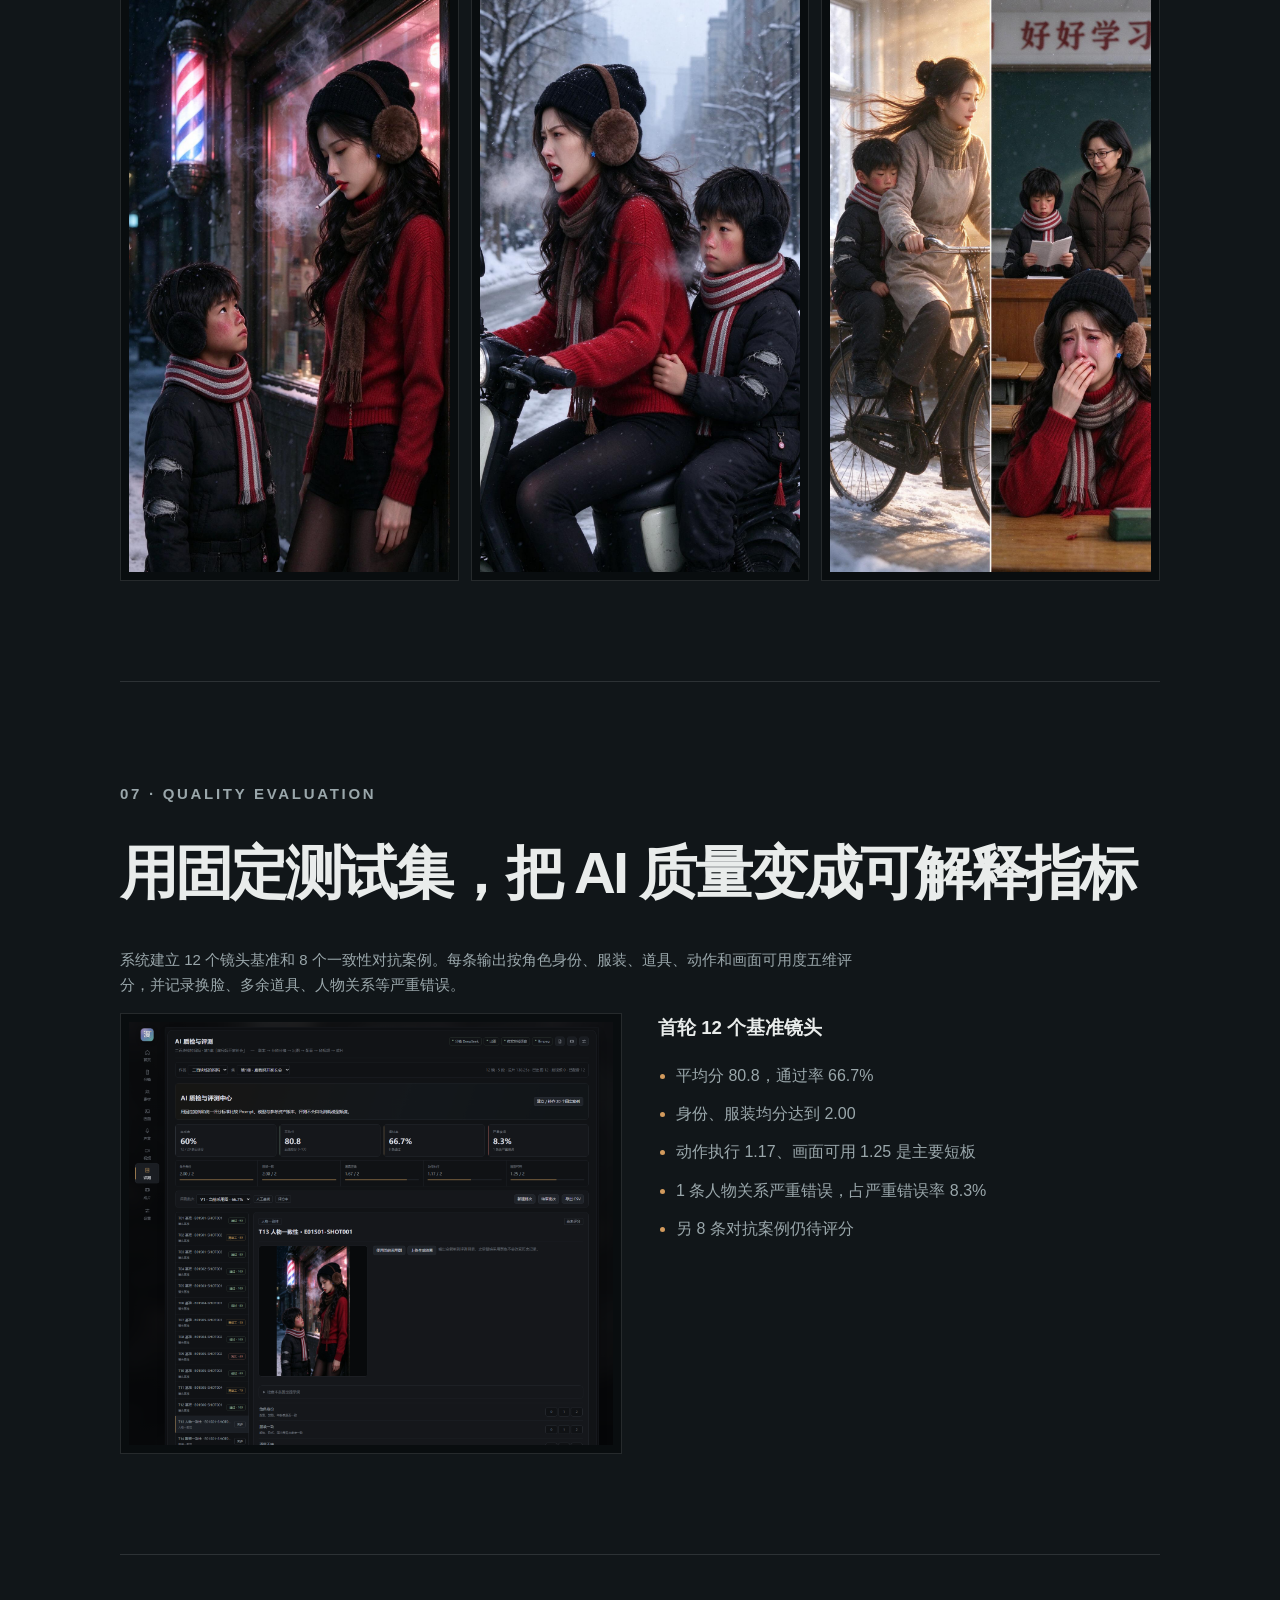
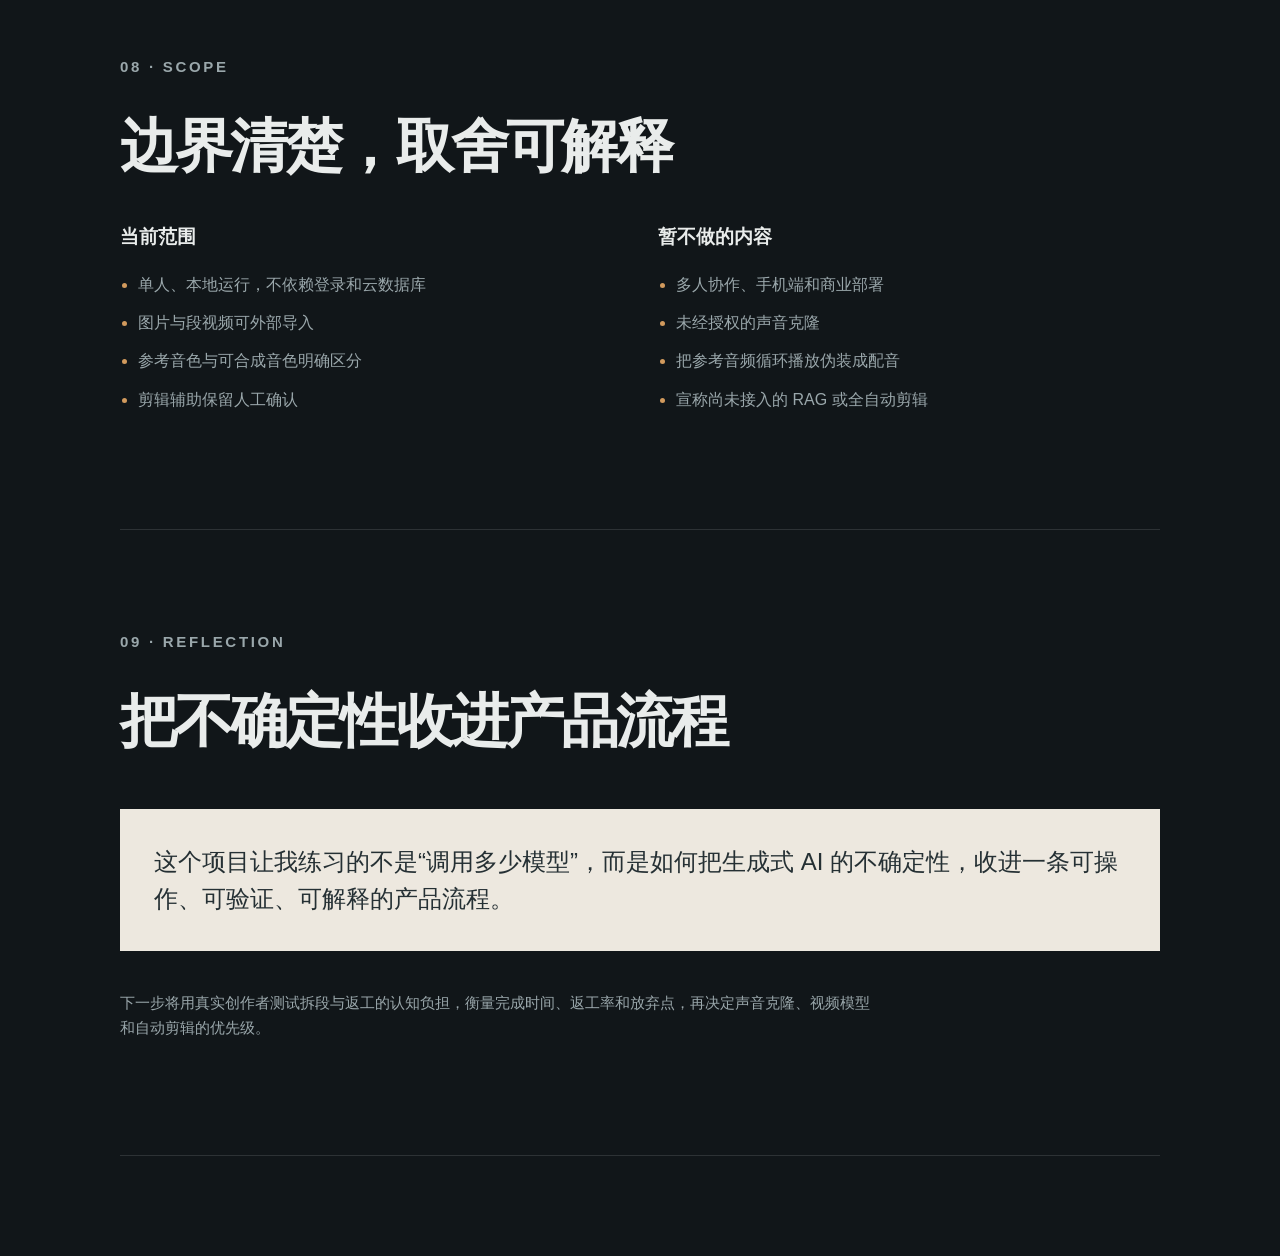
<file: case.html>
<!doctype html>
<html lang="zh-CN">
<head>
  <meta charset="utf-8">
  <meta name="viewport" content="width=device-width, initial-scale=1">
  <title>漫剧工坊 · 完整产品案例</title>
  <link rel="icon" href="assets/icon-256.png">
  <link rel="stylesheet" href="styles.css">
  <style>
    body { background: var(--bg); }
    .case-shell { width: min(1040px, calc(100% - 40px)); margin: 0 auto; padding: 60px 0 100px; }
    .case-cover { min-height: 68vh; display: flex; flex-direction: column; justify-content: flex-end; padding: 60px; background: linear-gradient(145deg, #182025, #0e1315 65%); border: 1px solid var(--line); position: relative; overflow: hidden; }
    .case-cover::after { content: ""; position: absolute; width: 460px; height: 460px; border-radius: 50%; right: -180px; top: -180px; border: 1px solid rgba(210,154,93,.25); }
    .case-cover h1 { font-size: clamp(58px,10vw,120px); margin: 26px 0; }
    .case-cover p { color: var(--muted); max-width: 700px; font-size: 18px; }
    .case-cover small { color: #748186; margin-top: 50px; }
    .case-section { padding: 100px 0; border-bottom: 1px solid var(--line); }
    .case-section h2 { font-size: clamp(34px,5vw,58px); letter-spacing: -.05em; margin-bottom: 28px; }
    .case-section p { color: var(--muted); font-size: 15px; max-width: 760px; }
    .case-section img { border: 1px solid var(--line); padding: 8px; background: #090d0f; }
    .case-two { display: grid; grid-template-columns: 1fr 1fr; gap: 36px; align-items: start; }
    .case-list { padding-left: 18px; color: var(--muted); }
    .case-list li { margin: 12px 0; }
    .case-list li::marker { color: var(--accent); }
    .case-quote { margin: 40px 0; padding: 34px; background: var(--paper); color: #253034; font-size: 24px; line-height: 1.55; }
    .case-gallery { display: grid; grid-template-columns: repeat(3,1fr); gap: 12px; }
    .case-gallery img { width: 100%; aspect-ratio: 9/16; object-fit: cover; }
    .case-back { position: fixed; right: 24px; top: 22px; z-index: 5; padding: 8px 14px; background: rgba(17,22,25,.85); border: 1px solid var(--line); font-size: 12px; backdrop-filter: blur(12px); }
    @media (max-width: 720px) {
      .case-cover { padding: 32px 24px; min-height: 72vh; }
      .case-section { padding: 70px 0; }
      .case-two { grid-template-columns: 1fr; }
    }
    @media print {
      body { background: white; color: #172128; }
      .case-back { display: none; }
      .case-shell { width: 100%; padding: 0; }
      .case-cover { min-height: 180mm; break-after: page; background: #1d292f; color: white; }
      .case-section { break-before: page; padding: 18mm 12mm; }
      .case-section p, .case-list { color: #58666d; }
    }
  </style>
</head>
<body>
  <div class="case-back"><a href="index.html">← 返回</a> · <a href="assets/manju-case.pdf">下载 PDF</a></div>
  <main class="case-shell">
    <section class="case-cover">
      <p class="eyebrow">AI PRODUCT CASE STUDY · 白云青 · 2026</p>
      <h1>漫剧工坊</h1>
      <p>面向个人创作者的本地 AI 漫剧生产工作台。把剧本、分镜、角色一致性、配音、段视频和剪辑导出，整理成一条可操作、可追溯、可返工的生产线。</p>
      <small>产品设计 / 交互设计 / AI 工作流 / 开发实现</small>
    </section>

    <section class="case-section">
      <p class="eyebrow">01 · PROBLEM</p>
      <h2>生成不是终点，生产流程才是</h2>
      <p>个人漫剧创作者需要在多个工具之间手工传递剧本、分镜、素材与音频。真正影响效率的不是单个模型质量，而是工具断裂、角色漂移、生成顺序错误和任务状态丢失。</p>
      <div class="case-quote">我要做的不是一个“模型合集”，而是一个始终知道当前缺什么、下一步做什么的单一工作台。</div>
    </section>

    <section class="case-section">
      <p class="eyebrow">02 · PRODUCT FLOW</p>
      <h2>七个阶段，一条顺序明确的生产线</h2>
      <p>剧本 → 15 秒拆段 → 时间码分镜 → 资产引用生图 → 配音 → 段视频 → 成片剪辑。首页以总控台呈现进度、缺项和下一步。</p>
      <img src="assets/screens/overview.png" alt="漫剧工坊总控台">
    </section>

    <section class="case-section case-two">
      <div>
        <p class="eyebrow">03 · SEGMENT-FIRST</p>
        <h2>先拆 15 秒段，再拆镜头</h2>
        <p>75 秒被规划为 5 个可生成、可审核的生产单元。每段内部再拆成 5–7 个带精确时间码的镜头。</p>
        <ul class="case-list">
          <li>控制模型调用成本</li>
          <li>保持前后镜头动作连续</li>
          <li>只重做出问题的一段</li>
        </ul>
      </div>
      <img src="assets/screens/script.png" alt="剧本与分镜界面">
    </section>

    <section class="case-section case-two">
      <div>
        <p class="eyebrow">04 · CONSISTENCY</p>
        <h2>角色一致性是一条资产引用链</h2>
        <p>角色、服装、道具和场景在素材库中形成可引用资产，每个镜头记录引用版本。提示词负责执行，素材血缘负责可解释和可返工。</p>
        <ul class="case-list">
          <li>角色与服装参考逐镜绑定</li>
          <li>Hard Lock 固定脸型、发型、服装和指定道具</li>
          <li>未登记武器时禁止模型自行添加</li>
        </ul>
      </div>
      <img src="assets/screens/characters.png" alt="角色与道具素材库">
    </section>

    <section class="case-section">
      <p class="eyebrow">05 · CORRECT ORDER</p>
      <h2>先生图、再配音、再生视频</h2>
      <p>视频长度、口型与情绪都受声音影响。先锁定图片和配音，再以采用图、音频和动作提示生成每段视频，最后进入独立剪辑轨。</p>
      <div class="case-two">
        <img src="assets/screens/images.png" alt="逐镜生图">
        <img src="assets/screens/voice.png" alt="角色配音">
      </div>
    </section>

    <section class="case-section">
      <p class="eyebrow">06 · EVIDENCE</p>
      <h2>镜头图和声音已经形成可继续生产的素材</h2>
      <p>样例作品共 12 镜，全部完成采用图和配音；本地参考音色共 196 条，支持搜索、试听与角色绑定。这里展示图片与生产状态，不把现阶段拼接成片当作视频生成能力。</p>
      <div class="case-gallery">
        <img src="assets/works/shot-01.jpg" alt="样例镜头 1">
        <img src="assets/works/shot-03.jpg" alt="样例镜头 3">
        <img src="assets/works/shot-05.jpg" alt="样例镜头 5">
      </div>
    </section>

    <section class="case-section">
      <p class="eyebrow">07 · QUALITY EVALUATION</p>
      <h2>用固定测试集，把 AI 质量变成可解释指标</h2>
      <p>系统建立 12 个镜头基准和 8 个一致性对抗案例。每条输出按角色身份、服装、道具、动作和画面可用度五维评分，并记录换脸、多余道具、人物关系等严重错误。</p>
      <div class="case-two">
        <img src="assets/screens/evals.png" alt="AI 质检与评测中心">
        <div>
          <h3>首轮 12 个基准镜头</h3>
          <ul class="case-list">
            <li>平均分 80.8，通过率 66.7%</li>
            <li>身份、服装均分达到 2.00</li>
            <li>动作执行 1.17、画面可用 1.25 是主要短板</li>
            <li>1 条人物关系严重错误，占严重错误率 8.3%</li>
            <li>另 8 条对抗案例仍待评分</li>
          </ul>
        </div>
      </div>
    </section>

    <section class="case-section">
      <p class="eyebrow">08 · SCOPE</p>
      <h2>边界清楚，取舍可解释</h2>
      <div class="case-two">
        <div>
          <h3>当前范围</h3>
          <ul class="case-list">
            <li>单人、本地运行，不依赖登录和云数据库</li>
            <li>图片与段视频可外部导入</li>
            <li>参考音色与可合成音色明确区分</li>
            <li>剪辑辅助保留人工确认</li>
          </ul>
        </div>
        <div>
          <h3>暂不做的内容</h3>
          <ul class="case-list">
            <li>多人协作、手机端和商业部署</li>
            <li>未经授权的声音克隆</li>
            <li>把参考音频循环播放伪装成配音</li>
            <li>宣称尚未接入的 RAG 或全自动剪辑</li>
          </ul>
        </div>
      </div>
    </section>

    <section class="case-section">
      <p class="eyebrow">09 · REFLECTION</p>
      <h2>把不确定性收进产品流程</h2>
      <div class="case-quote">这个项目让我练习的不是“调用多少模型”，而是如何把生成式 AI 的不确定性，收进一条可操作、可验证、可解释的产品流程。</div>
      <p>下一步将用真实创作者测试拆段与返工的认知负担，衡量完成时间、返工率和放弃点，再决定声音克隆、视频模型和自动剪辑的优先级。</p>
    </section>
  </main>
</body>
</html>
</file>
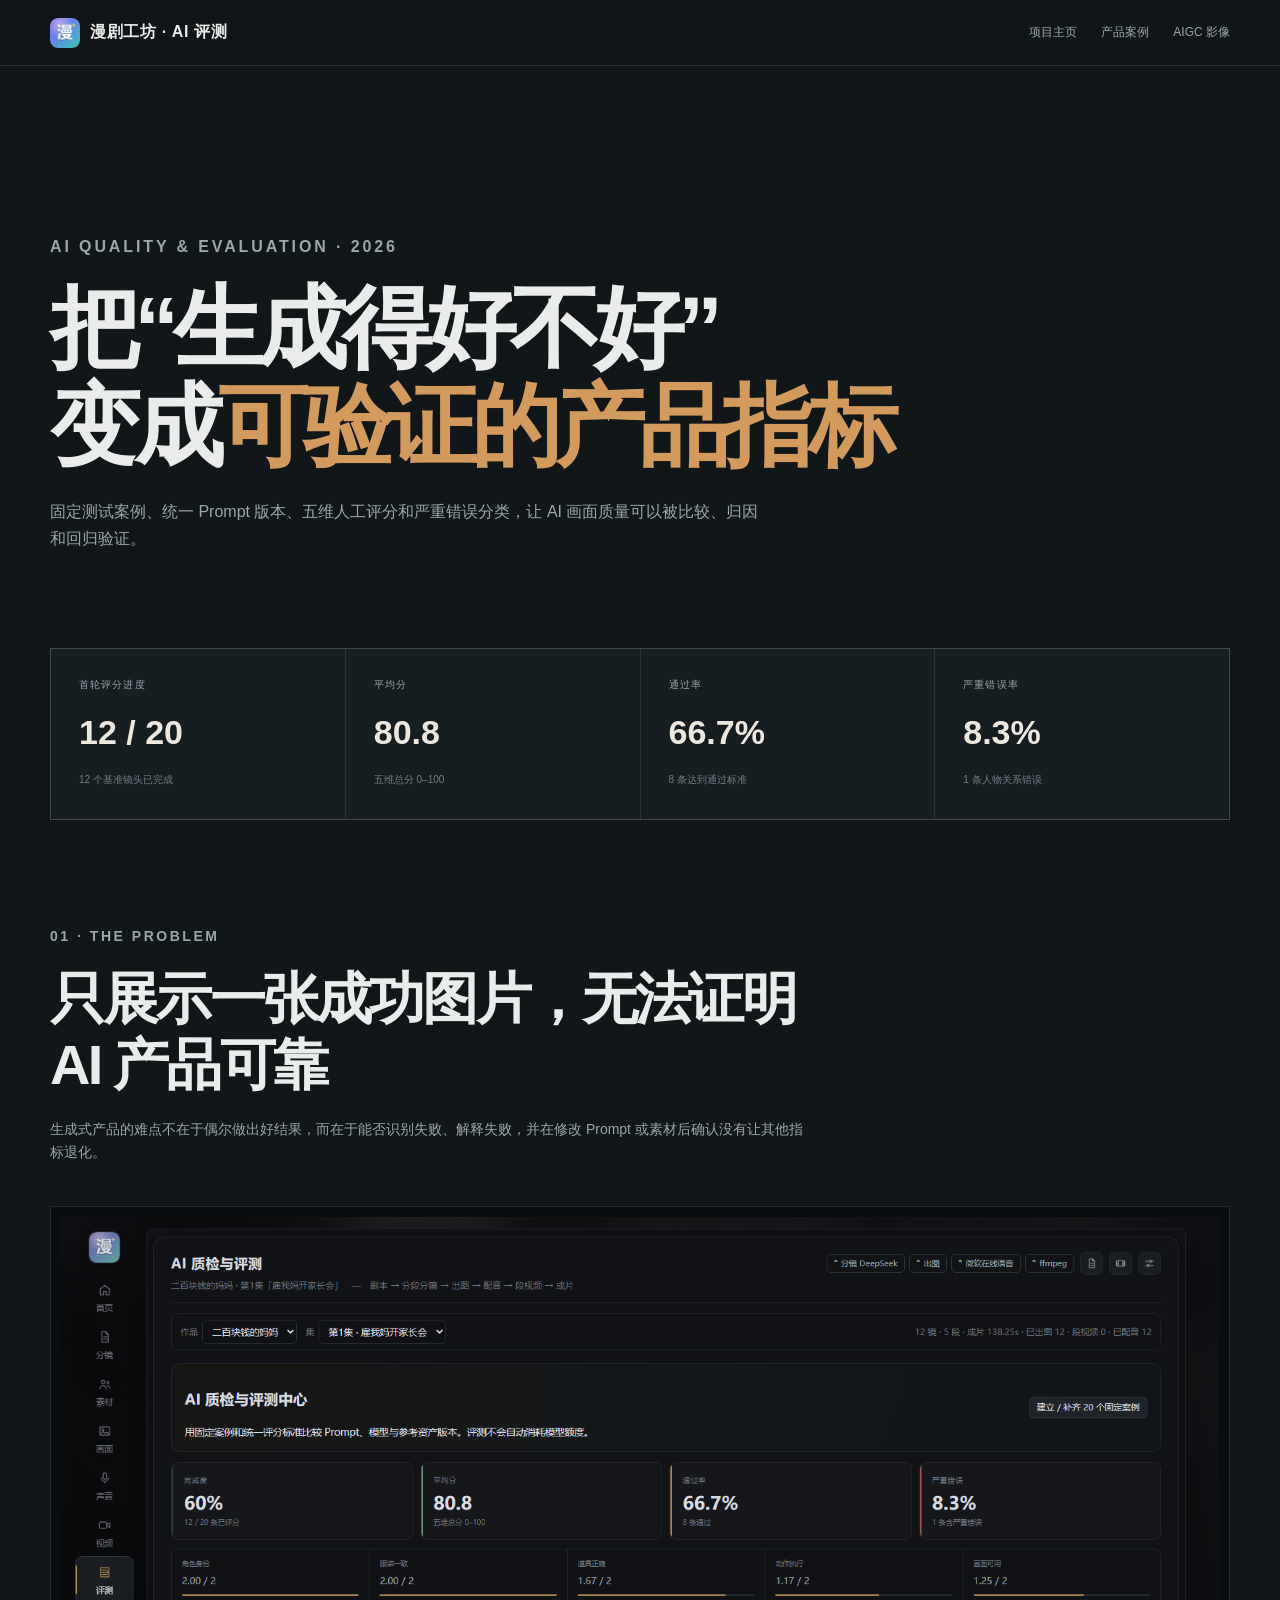
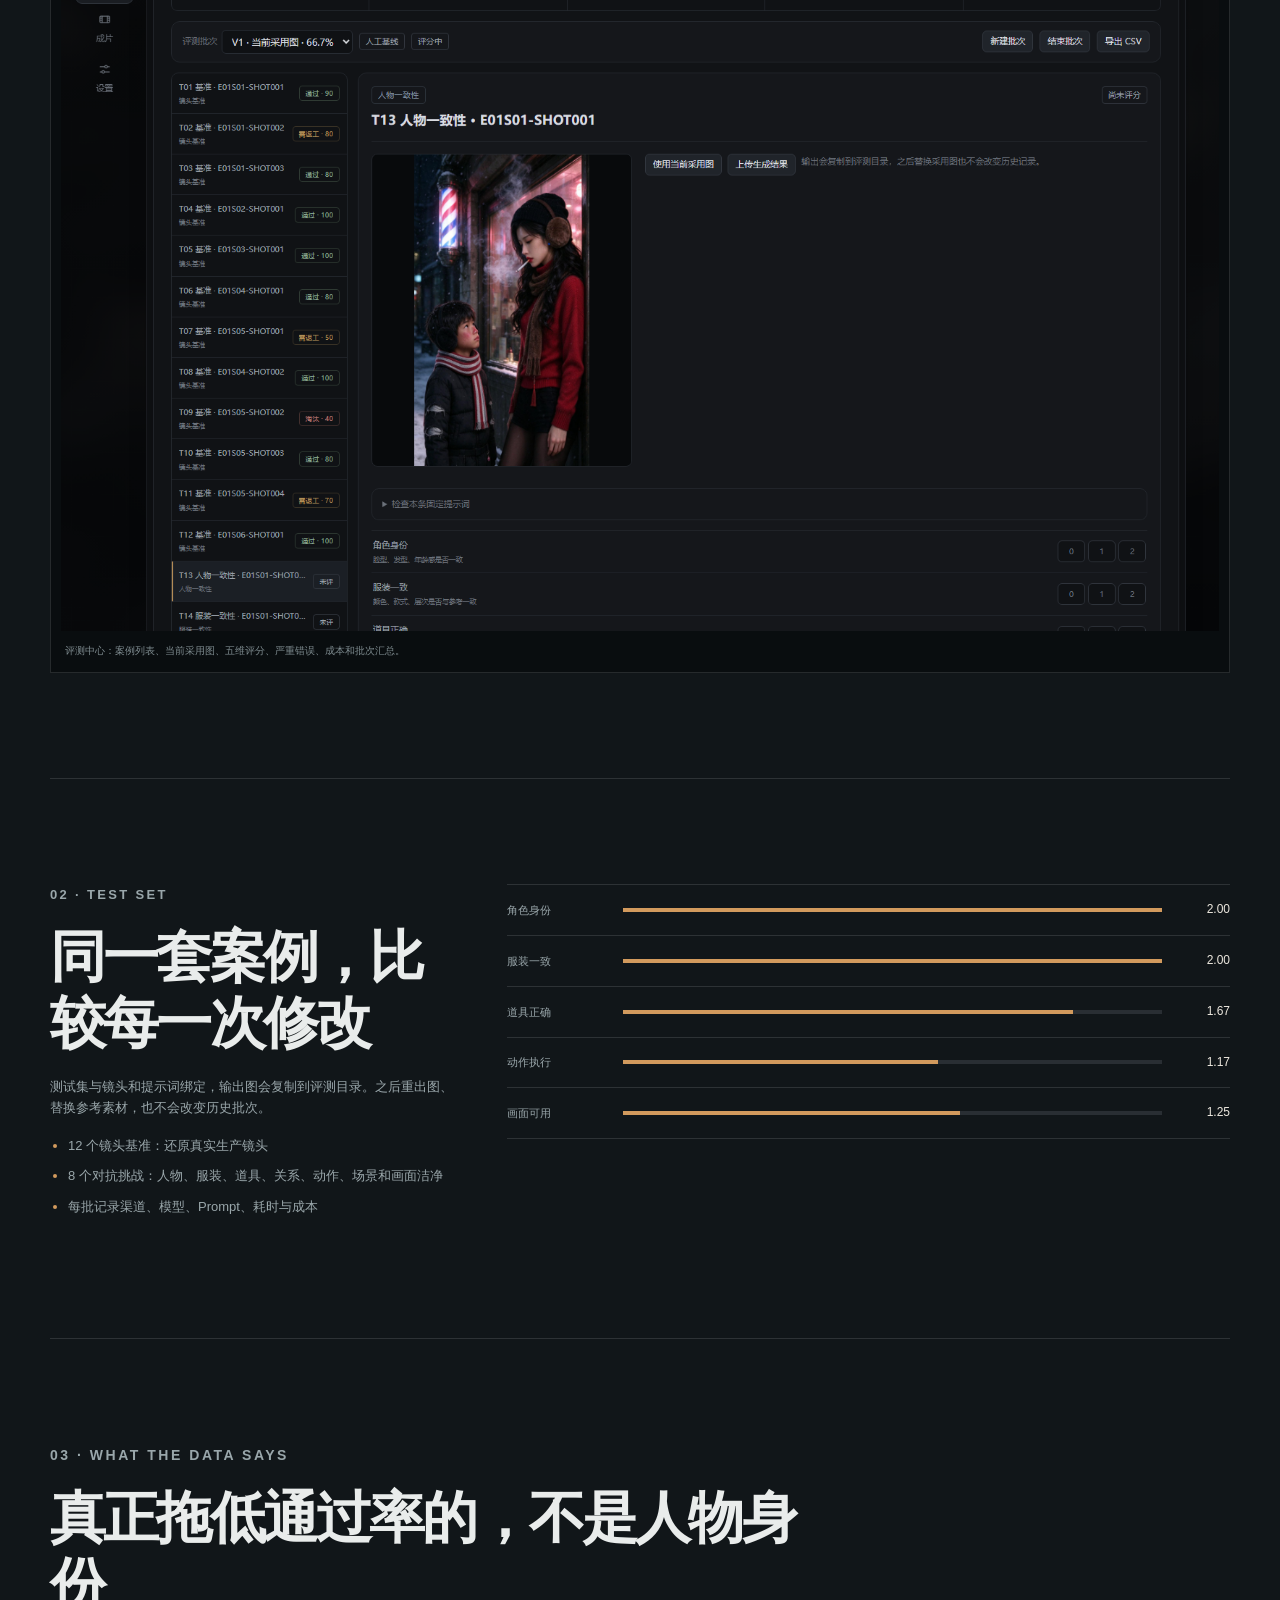
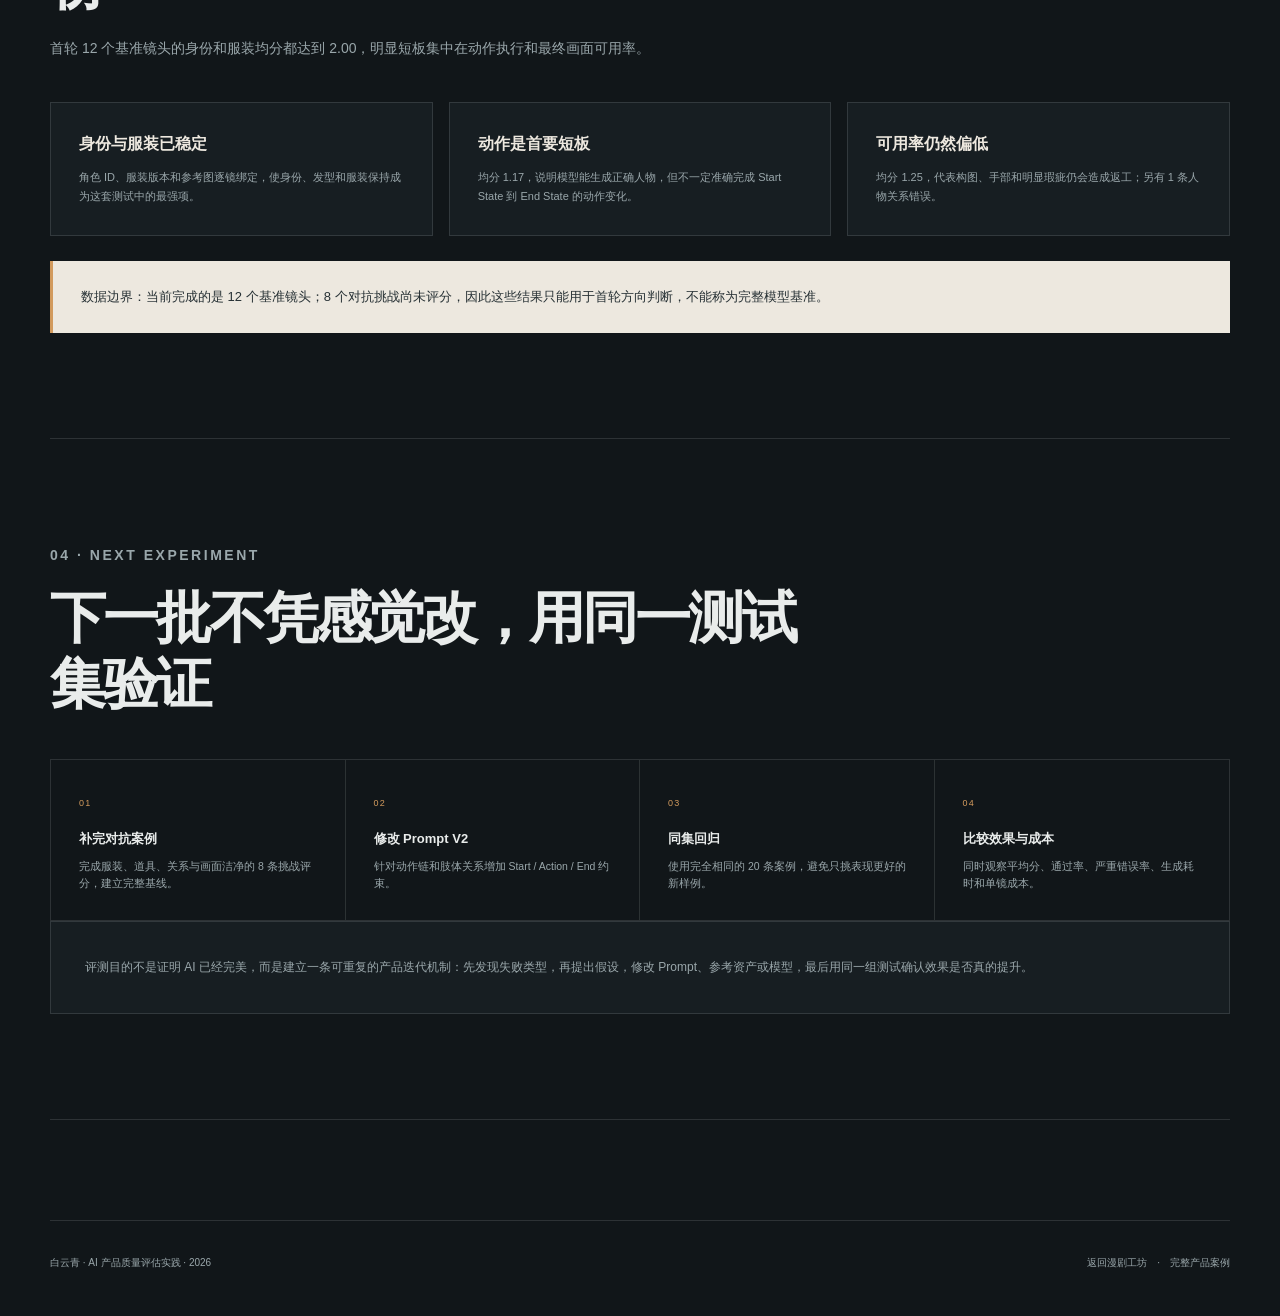
<file: evaluation.html>
<!doctype html>
<html lang="zh-CN">
<head>
  <meta charset="utf-8">
  <meta name="viewport" content="width=device-width, initial-scale=1">
  <meta name="description" content="漫剧工坊 AI 质量评估：固定测试集、五维评分、严重错误和分批次对比。">
  <meta name="theme-color" content="#111619">
  <title>AI 质量与评测 · 漫剧工坊</title>
  <link rel="icon" href="assets/icon-256.png">
  <link rel="stylesheet" href="styles.css">
  <style>
    .eval-page-header {
      position: fixed; inset: 0 0 auto; z-index: 30; height: 66px;
      display: flex; align-items: center; gap: 24px;
      padding: 0 max(24px, calc((100vw - 1180px) / 2));
      background: rgba(17,22,25,.84); border-bottom: 1px solid var(--line);
      backdrop-filter: blur(18px);
    }
    .eval-page-header nav { margin-left: auto; display: flex; gap: 24px; color: var(--muted); font-size: 12px; }
    .eval-hero { min-height: 72vh; padding: 155px 0 80px; display: flex; align-items: flex-end; }
    .eval-hero h1 { max-width: 1000px; font-size: clamp(50px,7vw,92px); margin: 20px 0 24px; }
    .eval-hero h1 span { color: var(--accent); }
    .eval-hero p { max-width: 720px; color: var(--muted); font-size: 16px; }
    .eval-wrap { width: min(1180px, calc(100% - 48px)); margin: 0 auto; }
    .eval-snapshot { display: grid; grid-template-columns: repeat(4,1fr); gap: 1px; background: var(--line); border: 1px solid var(--line); }
    .eval-snapshot > div { background: var(--surface); padding: 28px; }
    .eval-snapshot span { display: block; color: var(--muted); font-size: 10px; letter-spacing: .11em; }
    .eval-snapshot b { display: block; color: var(--paper); font-size: 34px; margin: 10px 0 5px; font-weight: 550; }
    .eval-snapshot small { color: #718084; font-size: 10px; }
    .eval-section { padding: 105px 0; border-bottom: 1px solid var(--line); }
    .eval-section h2 { font-size: clamp(34px,4.5vw,56px); line-height: 1.18; letter-spacing: -.05em; margin: 0 0 20px; }
    .eval-section-head { max-width: 760px; margin-bottom: 42px; }
    .eval-section-head p { color: var(--muted); font-size: 14px; }
    .eval-proof { border: 1px solid var(--line); padding: 10px; background: #090d0f; margin: 0; }
    .eval-proof img { width: 100%; }
    .eval-proof figcaption { padding: 12px 4px 3px; color: #7f8c90; font-size: 10px; }
    .eval-grid-two { display: grid; grid-template-columns: .72fr 1.28fr; gap: 50px; align-items: start; }
    .eval-grid-two p, .eval-grid-two li { color: var(--muted); font-size: 13px; }
    .eval-grid-two ul { padding-left: 18px; }
    .eval-grid-two li { margin: 9px 0; }
    .eval-grid-two li::marker { color: var(--accent); }
    .score-stack { border-top: 1px solid var(--line); }
    .score-line { display: grid; grid-template-columns: 100px 1fr 52px; gap: 16px; align-items: center; padding: 15px 0; border-bottom: 1px solid var(--line); }
    .score-line span { color: var(--muted); font-size: 11px; }
    .score-line i { height: 4px; background: #292e33; position: relative; }
    .score-line i::after { content: ""; position: absolute; inset: 0; width: var(--score); background: var(--accent); }
    .score-line b { color: var(--paper); font-size: 12px; text-align: right; font-weight: 500; }
    .finding-grid { display: grid; grid-template-columns: repeat(3,1fr); gap: 16px; }
    .finding-grid article { background: var(--surface); border: 1px solid var(--line); padding: 28px; }
    .finding-grid b { display: block; color: var(--paper); font-size: 16px; margin-bottom: 10px; }
    .finding-grid p { color: var(--muted); font-size: 11px; line-height: 1.8; margin: 0; }
    .caveat { margin-top: 25px; padding: 24px 28px; border-left: 3px solid var(--accent); background: var(--paper); color: #263034; font-size: 13px; line-height: 1.8; }
    .next-loop { display: grid; grid-template-columns: repeat(4,1fr); border: 1px solid var(--line); }
    .next-loop div { padding: 28px; border-right: 1px solid var(--line); }
    .next-loop div:last-child { border-right: 0; }
    .next-loop span { color: var(--accent); font-size: 9px; letter-spacing: .14em; }
    .next-loop b { display: block; margin: 14px 0 8px; font-size: 13px; }
    .next-loop p { color: var(--muted); font-size: 10.5px; margin: 0; }
    .eval-method-note { padding: 34px; border: 1px solid var(--line); background: var(--surface); color: var(--muted); font-size: 12px; line-height: 1.9; }
    .eval-footer { width: min(1180px, calc(100% - 48px)); margin: 100px auto 0; padding: 34px 0 44px; border-top: 1px solid var(--line); display: flex; justify-content: space-between; color: var(--muted); font-size: 10px; }
    @media (max-width: 850px) {
      .eval-page-header nav { display: none; }
      .eval-hero { min-height: 64vh; padding-top: 120px; }
      .eval-snapshot { grid-template-columns: 1fr 1fr; }
      .eval-grid-two { grid-template-columns: 1fr; gap: 26px; }
      .finding-grid, .next-loop { grid-template-columns: 1fr; }
      .next-loop div { border-right: 0; border-bottom: 1px solid var(--line); }
      .next-loop div:last-child { border-bottom: 0; }
      .eval-footer { display: block; line-height: 2; }
    }
  </style>
</head>
<body>
  <header class="eval-page-header">
    <a class="brand" href="index.html"><img src="assets/icon-256.png" alt=""><span>漫剧工坊 · AI 评测</span></a>
    <nav>
      <a href="index.html">项目主页</a>
      <a href="case.html">产品案例</a>
      <a href="aigc/">AIGC 影像</a>
    </nav>
  </header>

  <main>
    <section class="eval-hero">
      <div class="eval-wrap">
        <p class="eyebrow">AI QUALITY & EVALUATION · 2026</p>
        <h1>把“生成得好不好”<br>变成<span>可验证的产品指标</span></h1>
        <p>固定测试案例、统一 Prompt 版本、五维人工评分和严重错误分类，让 AI 画面质量可以被比较、归因和回归验证。</p>
      </div>
    </section>

    <div class="eval-wrap">
      <section class="eval-snapshot">
        <div><span>首轮评分进度</span><b>12 / 20</b><small>12 个基准镜头已完成</small></div>
        <div><span>平均分</span><b>80.8</b><small>五维总分 0–100</small></div>
        <div><span>通过率</span><b>66.7%</b><small>8 条达到通过标准</small></div>
        <div><span>严重错误率</span><b>8.3%</b><small>1 条人物关系错误</small></div>
      </section>

      <section class="eval-section">
        <div class="eval-section-head">
          <p class="eyebrow">01 · THE PROBLEM</p>
          <h2>只展示一张成功图片，无法证明 AI 产品可靠</h2>
          <p>生成式产品的难点不在于偶尔做出好结果，而在于能否识别失败、解释失败，并在修改 Prompt 或素材后确认没有让其他指标退化。</p>
        </div>
        <figure class="eval-proof">
          <img src="assets/screens/evals.png" alt="漫剧工坊 AI 质检与评测中心">
          <figcaption>评测中心：案例列表、当前采用图、五维评分、严重错误、成本和批次汇总。</figcaption>
        </figure>
      </section>

      <section class="eval-section">
        <div class="eval-grid-two">
          <div>
            <p class="eyebrow">02 · TEST SET</p>
            <h2>同一套案例，比较每一次修改</h2>
            <p>测试集与镜头和提示词绑定，输出图会复制到评测目录。之后重出图、替换参考素材，也不会改变历史批次。</p>
            <ul>
              <li>12 个镜头基准：还原真实生产镜头</li>
              <li>8 个对抗挑战：人物、服装、道具、关系、动作、场景和画面洁净</li>
              <li>每批记录渠道、模型、Prompt、耗时与成本</li>
            </ul>
          </div>
          <div class="score-stack">
            <div class="score-line"><span>角色身份</span><i style="--score:100%"></i><b>2.00</b></div>
            <div class="score-line"><span>服装一致</span><i style="--score:100%"></i><b>2.00</b></div>
            <div class="score-line"><span>道具正确</span><i style="--score:83.5%"></i><b>1.67</b></div>
            <div class="score-line"><span>动作执行</span><i style="--score:58.5%"></i><b>1.17</b></div>
            <div class="score-line"><span>画面可用</span><i style="--score:62.5%"></i><b>1.25</b></div>
          </div>
        </div>
      </section>

      <section class="eval-section">
        <div class="eval-section-head">
          <p class="eyebrow">03 · WHAT THE DATA SAYS</p>
          <h2>真正拖低通过率的，不是人物身份</h2>
          <p>首轮 12 个基准镜头的身份和服装均分都达到 2.00，明显短板集中在动作执行和最终画面可用率。</p>
        </div>
        <div class="finding-grid">
          <article><b>身份与服装已稳定</b><p>角色 ID、服装版本和参考图逐镜绑定，使身份、发型和服装保持成为这套测试中的最强项。</p></article>
          <article><b>动作是首要短板</b><p>均分 1.17，说明模型能生成正确人物，但不一定准确完成 Start State 到 End State 的动作变化。</p></article>
          <article><b>可用率仍然偏低</b><p>均分 1.25，代表构图、手部和明显瑕疵仍会造成返工；另有 1 条人物关系错误。</p></article>
        </div>
        <div class="caveat">数据边界：当前完成的是 12 个基准镜头；8 个对抗挑战尚未评分，因此这些结果只能用于首轮方向判断，不能称为完整模型基准。</div>
      </section>

      <section class="eval-section">
        <div class="eval-section-head">
          <p class="eyebrow">04 · NEXT EXPERIMENT</p>
          <h2>下一批不凭感觉改，用同一测试集验证</h2>
        </div>
        <div class="next-loop">
          <div><span>01</span><b>补完对抗案例</b><p>完成服装、道具、关系与画面洁净的 8 条挑战评分，建立完整基线。</p></div>
          <div><span>02</span><b>修改 Prompt V2</b><p>针对动作链和肢体关系增加 Start / Action / End 约束。</p></div>
          <div><span>03</span><b>同集回归</b><p>使用完全相同的 20 条案例，避免只挑表现更好的新样例。</p></div>
          <div><span>04</span><b>比较效果与成本</b><p>同时观察平均分、通过率、严重错误率、生成耗时和单镜成本。</p></div>
        </div>
        <div class="eval-method-note">
          评测目的不是证明 AI 已经完美，而是建立一条可重复的产品迭代机制：先发现失败类型，再提出假设，修改 Prompt、参考资产或模型，最后用同一组测试确认效果是否真的提升。
        </div>
      </section>
    </div>
  </main>

  <footer class="eval-footer">
    <span>白云青 · AI 产品质量评估实践 · 2026</span>
    <span><a href="index.html">返回漫剧工坊</a>　·　<a href="case.html">完整产品案例</a></span>
  </footer>
</body>
</html>
</file>
<file: styles.css>
:root {
  --bg: #111619;
  --surface: #171e22;
  --surface-2: #1d252a;
  --paper: #ede8df;
  --paper-2: #d8d1c5;
  --ink: #e9eceb;
  --muted: #9aa7ab;
  --line: rgba(233,236,235,.13);
  --accent: #d29a5d;
  --accent-soft: #9f7042;
  --green: #7aa493;
  --max: 1240px;
}

* { box-sizing: border-box; }
html { scroll-behavior: smooth; }
body {
  width: 100%;
  margin: 0;
  overflow-x: hidden;
  background:
    radial-gradient(circle at 78% -10%, rgba(210,154,93,.12), transparent 28rem),
    var(--bg);
  color: var(--ink);
  font-family: "Microsoft YaHei", "PingFang SC", "Noto Sans SC", sans-serif;
  line-height: 1.65;
  -webkit-font-smoothing: antialiased;
}
img, video { display: block; max-width: 100%; }
a { color: inherit; text-decoration: none; }
button { font: inherit; }

.site-header {
  position: sticky;
  top: 0;
  z-index: 40;
  height: 68px;
  display: flex;
  align-items: center;
  gap: 40px;
  padding: 0 max(24px, calc((100vw - var(--max)) / 2));
  background: rgba(17,22,25,.82);
  border-bottom: 1px solid var(--line);
  backdrop-filter: blur(18px);
}
.brand { display: flex; align-items: center; gap: 10px; font-weight: 700; letter-spacing: .04em; white-space: nowrap; }
.brand img { width: 30px; height: 30px; border-radius: 8px; }
.nav { display: flex; gap: 30px; margin-left: auto; font-size: 13px; color: var(--muted); }
.nav a { transition: color .2s ease; }
.nav a:hover { color: var(--ink); }
.header-cta {
  border: 1px solid rgba(210,154,93,.5);
  color: var(--accent);
  border-radius: 999px;
  padding: 7px 16px;
  font-size: 12px;
  white-space: nowrap;
}

.section { width: min(var(--max), calc(100% - 48px)); margin: 0 auto; }
.hero { min-height: 760px; padding: 110px 0 80px; }
.hero { display: grid; grid-template-columns: minmax(0,.94fr) minmax(460px,1.06fr); gap: 72px; align-items: center; min-width: 0; }
.eyebrow { color: var(--accent); letter-spacing: .18em; font-size: 11px; font-weight: 700; margin: 0 0 18px; }
h1, h2, h3, p { margin-top: 0; }
h1 { font-size: clamp(44px, 5.4vw, 72px); line-height: 1.09; letter-spacing: -.065em; font-weight: 650; margin-bottom: 26px; }
h1 span { color: var(--accent); }
.hero-lead { color: var(--muted); max-width: 610px; font-size: 16px; line-height: 1.9; overflow-wrap: anywhere; }
.hero-actions { display: flex; gap: 12px; margin-top: 34px; flex-wrap: wrap; }
.button { display: inline-flex; align-items: center; justify-content: center; min-height: 44px; padding: 0 20px; border-radius: 4px; font-size: 13px; transition: transform .2s ease, background .2s ease; }
.button:hover { transform: translateY(-2px); }
.button.primary { background: var(--accent); color: #17120d; font-weight: 700; }
.button.secondary { border: 1px solid var(--line); color: var(--paper-2); }
.hero-note { display: flex; align-items: center; gap: 9px; margin-top: 34px; color: #78878c; font-size: 11px; flex-wrap: wrap; }
.hero-note i { width: 3px; height: 3px; background: var(--accent); border-radius: 50%; }

.hero-visual { position: relative; min-height: 500px; }
.browser-frame { position: absolute; inset: 44px 0 48px 20px; padding-top: 30px; background: #0a0e10; border: 1px solid rgba(255,255,255,.18); box-shadow: 0 35px 90px rgba(0,0,0,.45); transform: rotate(-1.2deg); }
.browser-bar { position: absolute; top: 0; left: 0; right: 0; height: 30px; display: flex; align-items: center; gap: 6px; padding: 0 10px; border-bottom: 1px solid rgba(255,255,255,.09); }
.browser-bar span { width: 5px; height: 5px; border-radius: 50%; background: #4f5a5f; }
.browser-bar em { margin-left: auto; color: #626e72; font-style: normal; font-size: 8px; }
.overview-shot { width: 100%; height: 410px; object-fit: cover; object-position: top left; }
.floating-shot { position: absolute; right: -12px; bottom: -12px; width: 165px; margin: 0; background: #0c1114; padding: 8px; border: 1px solid rgba(255,255,255,.18); box-shadow: 0 20px 50px rgba(0,0,0,.45); transform: rotate(2.2deg); }
.floating-shot img { aspect-ratio: 9 / 16; object-fit: cover; }
.floating-shot figcaption { padding-top: 7px; color: var(--muted); font-size: 8px; }
.visual-stamp { position: absolute; left: -22px; top: 0; width: 92px; height: 92px; display: flex; flex-direction: column; align-items: center; justify-content: center; border: 1px solid rgba(210,154,93,.45); background: #151b1e; border-radius: 50%; color: var(--accent); }
.visual-stamp strong { font-size: 28px; line-height: 1; }
.visual-stamp span { font-size: 8px; margin-top: 5px; color: var(--muted); }

.metrics { display: grid; grid-template-columns: repeat(4, 1fr); border-top: 1px solid var(--line); border-bottom: 1px solid var(--line); }
.metric { padding: 32px 28px; border-right: 1px solid var(--line); }
.metric:last-child { border-right: 0; }
.metric strong { display: block; font-size: 30px; letter-spacing: -.04em; color: var(--paper); }
.metric span { display: block; margin-top: 6px; color: var(--muted); font-size: 11px; }

.problem, .workflow, .decisions, .consistency, .generation, .evaluation, .demo, .operating, .review { padding-top: 140px; }
.section-head { max-width: 780px; margin-bottom: 54px; }
.section-head h2 { font-size: clamp(34px, 4vw, 54px); line-height: 1.18; letter-spacing: -.05em; margin-bottom: 20px; font-weight: 620; }
.section-head > p:last-child { color: var(--muted); font-size: 15px; max-width: 700px; }

.pain-grid { display: grid; grid-template-columns: repeat(4,1fr); border-top: 1px solid var(--line); }
.pain-grid article { min-height: 230px; padding: 30px 28px 34px 0; border-right: 1px solid var(--line); }
.pain-grid article:not(:first-child) { padding-left: 28px; }
.pain-grid article:last-child { border-right: 0; }
.index { display: block; color: var(--accent); font-size: 11px; margin-bottom: 34px; }
.pain-grid h3 { font-size: 18px; margin-bottom: 12px; }
.pain-grid p { color: var(--muted); font-size: 13px; }
.insight { margin: 68px 0 0; padding: 38px 42px; background: var(--paper); color: #242729; font-size: clamp(20px,2.4vw,31px); line-height: 1.55; letter-spacing: -.025em; }
.insight span { display: block; font-size: 9px; letter-spacing: .16em; color: var(--accent-soft); margin-bottom: 16px; }

.flow { display: grid; grid-template-columns: repeat(7,1fr); border-top: 1px solid var(--line); border-bottom: 1px solid var(--line); }
.flow article { min-height: 170px; padding: 24px 16px; border-right: 1px solid var(--line); position: relative; }
.flow article:last-child { border-right: 0; }
.flow article:not(:last-child)::after { content: "›"; position: absolute; right: -6px; top: 70px; z-index: 2; color: var(--accent); background: var(--bg); padding: 0 1px; }
.flow b { color: var(--accent); font-size: 10px; }
.flow h3 { margin: 30px 0 8px; font-size: 15px; }
.flow p { color: var(--muted); font-size: 10px; }
.workflow-note { display: grid; grid-template-columns: repeat(3,1fr); gap: 1px; margin-top: 38px; background: var(--line); border: 1px solid var(--line); }
.workflow-note div { background: var(--surface); padding: 24px; }
.workflow-note strong { display: block; margin-bottom: 8px; font-size: 13px; }
.workflow-note span { color: var(--muted); font-size: 11px; }

.case-row { display: grid; grid-template-columns: .76fr 1.24fr; gap: 70px; align-items: center; padding: 72px 0; border-top: 1px solid var(--line); }
.case-row.reverse { grid-template-columns: 1.24fr .76fr; }
.case-row.reverse .case-copy { order: 2; }
.case-no { font-size: 10px; letter-spacing: .16em; color: var(--green); }
.case-copy h3 { margin: 18px 0 18px; font-size: clamp(30px,3.3vw,45px); line-height: 1.25; letter-spacing: -.04em; }
.case-copy p, .case-copy li { color: var(--muted); font-size: 13px; }
.case-copy ul { padding-left: 18px; margin: 24px 0 0; }
.case-copy li { margin: 9px 0; }
.case-copy li::marker { color: var(--accent); }
.case-media { margin: 0; background: #090d0f; border: 1px solid var(--line); padding: 10px; }
.case-media img { width: 100%; aspect-ratio: 16/10; object-fit: cover; object-position: top left; }
.case-media figcaption { padding: 12px 4px 4px; color: #778489; font-size: 10px; line-height: 1.6; }

.character-grid { display: grid; grid-template-columns: .78fr .78fr 1.44fr; gap: 20px; align-items: stretch; }
.character-card { margin: 0; background: #e1ddd5; color: #1f272b; overflow: hidden; }
.character-card img { width: 100%; aspect-ratio: 4/5; object-fit: cover; }
.character-card figcaption { padding: 16px 18px 18px; display: flex; justify-content: space-between; align-items: baseline; gap: 12px; }
.character-card b { font-size: 17px; }
.character-card span { font-size: 9px; color: #66757a; }
.lineage { display: grid; grid-template-columns: 1fr; background: var(--line); border: 1px solid var(--line); gap: 1px; }
.lineage div { display: grid; grid-template-columns: 38px 110px 1fr; gap: 12px; align-items: center; background: var(--surface); padding: 20px 24px; }
.lineage span { color: var(--accent); font-size: 10px; }
.lineage b { font-size: 13px; }
.lineage small { color: var(--muted); font-size: 11px; }

.generation-grid { display: grid; grid-template-columns: 1fr 1fr; gap: 20px; }
.generation-grid figure { margin: 0; }
.generation-grid img { border: 1px solid var(--line); background: #0a0d0f; padding: 8px; }
.generation-grid figcaption { margin-top: 14px; color: var(--muted); font-size: 11px; }
.generation-grid figcaption span { color: var(--accent); margin-right: 12px; font-size: 10px; letter-spacing: .1em; }
.order-strip { display: flex; align-items: center; gap: 12px; margin: 52px 0 20px; overflow-x: auto; padding: 22px 24px; background: var(--paper); color: #273134; font-size: 13px; white-space: nowrap; }
.order-strip i { height: 1px; background: #a8a095; min-width: 25px; flex: 1; position: relative; }
.order-strip i::after { content: ""; position: absolute; right: 0; top: -2px; width: 5px; height: 5px; border-top: 1px solid #8f867a; border-right: 1px solid #8f867a; transform: rotate(45deg); }
.order-note { color: var(--muted); font-size: 11px; text-align: center; }

.evaluation-layout { display: grid; grid-template-columns: minmax(0,1.35fr) minmax(280px,.65fr); gap: 24px; align-items: stretch; }
.eval-product-shot { margin: 0; padding: 10px; border: 1px solid var(--line); background: #090d0f; }
.eval-product-shot img { width: 100%; aspect-ratio: 16/10; object-fit: cover; object-position: top left; }
.eval-product-shot figcaption { padding: 12px 4px 3px; color: #7e8b8f; font-size: 10px; }
.evaluation-copy { border-top: 1px solid var(--line); }
.evaluation-scoreline { display: grid; grid-template-columns: 1fr auto; gap: 3px 18px; padding: 16px 0; border-bottom: 1px solid var(--line); }
.evaluation-scoreline span { color: var(--muted); font-size: 10px; }
.evaluation-scoreline strong { grid-row: 1 / 3; grid-column: 2; align-self: center; color: var(--paper); font-size: 22px; font-weight: 500; }
.evaluation-scoreline small { color: #758287; font-size: 9px; }
.evaluation-copy .button { margin-top: 20px; }
.evaluation-insight { margin-top: 28px; padding: 28px 32px; border-left: 3px solid var(--accent); background: var(--surface); color: #b7c0c1; font-size: 13px; line-height: 1.85; }

.result-layout { display: grid; grid-template-columns: minmax(0,1.35fr) minmax(260px,.65fr); gap: 24px; align-items: stretch; }
.result-main { margin: 0; background: #090d0f; border: 1px solid var(--line); padding: 10px; }
.result-main img { width: 100%; max-height: 680px; object-fit: cover; object-position: center 26%; }
.result-main figcaption { padding: 13px 4px 4px; color: var(--muted); font-size: 11px; }
.result-meta { border-top: 1px solid var(--line); }
.result-meta > div:not(.result-quote) { display: flex; align-items: baseline; justify-content: space-between; padding: 18px 0; border-bottom: 1px solid var(--line); }
.result-meta span { color: var(--muted); font-size: 11px; }
.result-meta strong { color: var(--paper); font-size: 21px; font-weight: 500; letter-spacing: -.03em; }
.result-quote { margin-bottom: 12px; padding: 24px; background: var(--paper); color: #263034; font-size: 15px; line-height: 1.7; }
.shot-grid { display: grid; grid-template-columns: repeat(6,1fr); gap: 10px; margin-top: 26px; }
.shot-grid button { padding: 0; border: 1px solid var(--line); background: none; cursor: zoom-in; overflow: hidden; }
.shot-grid img { width: 100%; aspect-ratio: 9/16; object-fit: cover; transition: transform .35s ease, filter .35s ease; }
.shot-grid button:hover img { transform: scale(1.04); filter: brightness(1.08); }
.usage-note { margin-top: 18px; text-align: right; color: #647176; font-size: 9px; }

.operating-grid { display: grid; grid-template-columns: repeat(3,1fr); gap: 1px; background: var(--line); border: 1px solid var(--line); }
.operating-grid > div { background: var(--surface); padding: 32px; min-height: 230px; }
.operating-grid span { color: var(--green); font-size: 10px; letter-spacing: .12em; }
.operating-grid h3 { font-size: 20px; margin: 34px 0 15px; }
.operating-grid p { color: var(--muted); font-size: 12px; }
.terminal { margin-top: 28px; border: 1px solid var(--line); background: #0a0f11; }
.terminal-head { height: 34px; display: flex; align-items: center; gap: 6px; padding: 0 12px; border-bottom: 1px solid var(--line); }
.terminal-head span { width: 5px; height: 5px; border-radius: 50%; background: #536065; }
.terminal-head em { margin-left: auto; color: #5f6b70; font-style: normal; font-size: 9px; }
.terminal-body { padding: 24px 28px; }
.terminal-body p { margin: 7px 0; color: #a7b2b5; font-family: Consolas, monospace; font-size: 12px; }
.terminal-body i { color: var(--green); font-style: normal; margin-right: 12px; }
.terminal-body .warn { color: #c4aa86; }
.terminal-body .warn i { color: var(--accent); }

.review-grid { display: grid; grid-template-columns: 1fr 1fr; gap: 20px; }
.review-grid > div { border: 1px solid var(--line); background: var(--surface); padding: 36px; }
.pill { display: inline-block; padding: 4px 9px; border: 1px solid var(--line); color: var(--muted); font-size: 9px; letter-spacing: .12em; }
.review-grid h3 { margin: 26px 0 22px; font-size: 24px; }
.review-grid ul { padding-left: 18px; margin: 0; }
.review-grid li { color: var(--muted); font-size: 13px; margin: 11px 0; }
.review-grid li::marker { color: var(--accent); }
.closing { margin: 62px 0 0; color: #c9d0cf; font-size: clamp(22px,3.1vw,38px); line-height: 1.55; letter-spacing: -.03em; max-width: 1040px; }

.site-footer { width: min(var(--max), calc(100% - 48px)); margin: 140px auto 0; padding: 38px 0 46px; border-top: 1px solid var(--line); display: grid; grid-template-columns: 1fr auto; gap: 18px 40px; align-items: center; color: var(--muted); font-size: 11px; }
.footer-brand { display: flex; gap: 12px; align-items: center; color: var(--ink); }
.footer-brand img { width: 38px; height: 38px; border-radius: 9px; }
.footer-brand b, .footer-brand span { display: block; }
.footer-brand b { font-size: 13px; }
.footer-brand span { color: var(--muted); font-size: 9px; margin-top: 2px; }
.footer-links { display: flex; gap: 20px; }
.footer-links a:hover { color: var(--ink); }
.site-footer > p { grid-column: 1 / -1; margin: 0; }

.lightbox { position: fixed; inset: 0; z-index: 100; display: none; align-items: center; justify-content: center; padding: 40px; background: rgba(4,7,8,.94); }
.lightbox.open { display: flex; }
.lightbox img { max-width: min(90vw, 900px); max-height: 88vh; object-fit: contain; }
.lightbox button { position: absolute; top: 24px; right: 28px; border: 0; background: none; color: white; font-size: 36px; cursor: pointer; }

.reveal { opacity: 0; transform: translateY(18px); transition: opacity .7s ease, transform .7s ease; }
.reveal.visible { opacity: 1; transform: none; }

@media (max-width: 1050px) {
  .hero { grid-template-columns: 1fr; min-height: auto; padding-top: 80px; }
  .hero-visual { min-height: 520px; max-width: 800px; width: 100%; margin: 0 auto; }
  .pain-grid { grid-template-columns: 1fr 1fr; }
  .pain-grid article:nth-child(2) { border-right: 0; }
  .pain-grid article:nth-child(n+3) { border-top: 1px solid var(--line); }
  .flow { grid-template-columns: repeat(4,1fr); }
  .flow article:nth-child(4) { border-right: 0; }
  .flow article:nth-child(n+5) { border-top: 1px solid var(--line); }
  .flow article:nth-child(4)::after { display: none; }
  .case-row, .case-row.reverse { grid-template-columns: 1fr; gap: 32px; }
  .case-row.reverse .case-copy { order: 0; }
  .character-grid { grid-template-columns: 1fr 1fr; }
  .lineage { grid-column: 1 / -1; }
  .result-layout { grid-template-columns: 1fr; }
  .evaluation-layout { grid-template-columns: 1fr; }
  .result-meta { display: grid; grid-template-columns: repeat(4,1fr); border: 1px solid var(--line); }
  .result-meta .result-quote { grid-column: 1 / -1; margin: 0; }
  .result-meta > div:not(.result-quote) { display: block; border-right: 1px solid var(--line); border-bottom: 0; padding: 18px 12px; text-align: center; }
  .result-meta > div:last-child { border-right: 0; }
  .result-meta span, .result-meta strong { display: block; }
  .shot-grid { grid-template-columns: repeat(3,1fr); }
}

@media (max-width: 760px) {
  .site-header { height: 60px; gap: 14px; padding: 0 18px; }
  .nav { display: none; }
  .header-cta { margin-left: auto; }
  .section, .site-footer { width: calc(100% - 32px); max-width: var(--max); }
  .hero { display: block; padding: 64px 0; }
  .hero-copy, .hero-visual { min-width: 0; }
  .hero-copy, .hero-lead { width: 100%; max-width: 100%; }
  h1 { font-size: 34px; overflow-wrap: anywhere; word-break: break-word; }
  .hero-lead { font-size: 14px; word-break: break-word; }
  .hero-visual { min-height: 360px; width: 100%; max-width: 100%; overflow: hidden; }
  .browser-frame { inset: 25px 8px 50px 0; }
  .overview-shot { height: 280px; }
  .floating-shot { width: 112px; right: -4px; bottom: -6px; }
  .visual-stamp { width: 72px; height: 72px; left: -7px; top: -8px; }
  .visual-stamp strong { font-size: 23px; }
  .metrics { grid-template-columns: 1fr 1fr; }
  .metric { border-bottom: 1px solid var(--line); }
  .metric:nth-child(2) { border-right: 0; }
  .metric:nth-child(n+3) { border-bottom: 0; }
  .problem, .workflow, .decisions, .consistency, .generation, .evaluation, .demo, .operating, .review { padding-top: 94px; }
  .section-head { margin-bottom: 38px; }
  .pain-grid { grid-template-columns: 1fr; }
  .pain-grid article, .pain-grid article:not(:first-child) { border-right: 0; border-top: 1px solid var(--line); padding: 26px 0; min-height: 0; }
  .index { margin-bottom: 18px; }
  .insight { padding: 28px 24px; }
  .flow { grid-template-columns: 1fr 1fr; }
  .flow article:nth-child(2n) { border-right: 0; }
  .flow article:nth-child(3) { border-top: 1px solid var(--line); }
  .flow article:nth-child(2)::after, .flow article:nth-child(4)::after, .flow article:nth-child(6)::after { display: none; }
  .workflow-note { grid-template-columns: 1fr; }
  .case-row { padding: 50px 0; }
  .character-grid, .generation-grid, .review-grid { grid-template-columns: 1fr; }
  .character-card img { aspect-ratio: 16/10; object-fit: cover; }
  .lineage { grid-column: auto; }
  .lineage div { grid-template-columns: 28px 90px 1fr; padding: 15px; }
  .generation-grid figure:nth-child(2) { margin-top: 12px; }
  .order-strip { margin-top: 38px; }
  .result-meta { grid-template-columns: 1fr 1fr; }
  .result-meta > div:not(.result-quote) { border-bottom: 1px solid var(--line); }
  .result-meta > div:nth-child(odd) { border-right: 0; }
  .shot-grid { grid-template-columns: 1fr 1fr; }
  .operating-grid { grid-template-columns: 1fr; }
  .operating-grid > div { min-height: 0; }
  .site-footer { grid-template-columns: 1fr; margin-top: 96px; }
  .footer-links { flex-wrap: wrap; }
  .site-footer > p { grid-column: auto; }
}

@media (prefers-reduced-motion: reduce) {
  html { scroll-behavior: auto; }
  .reveal { opacity: 1; transform: none; transition: none; }
}
</file>
